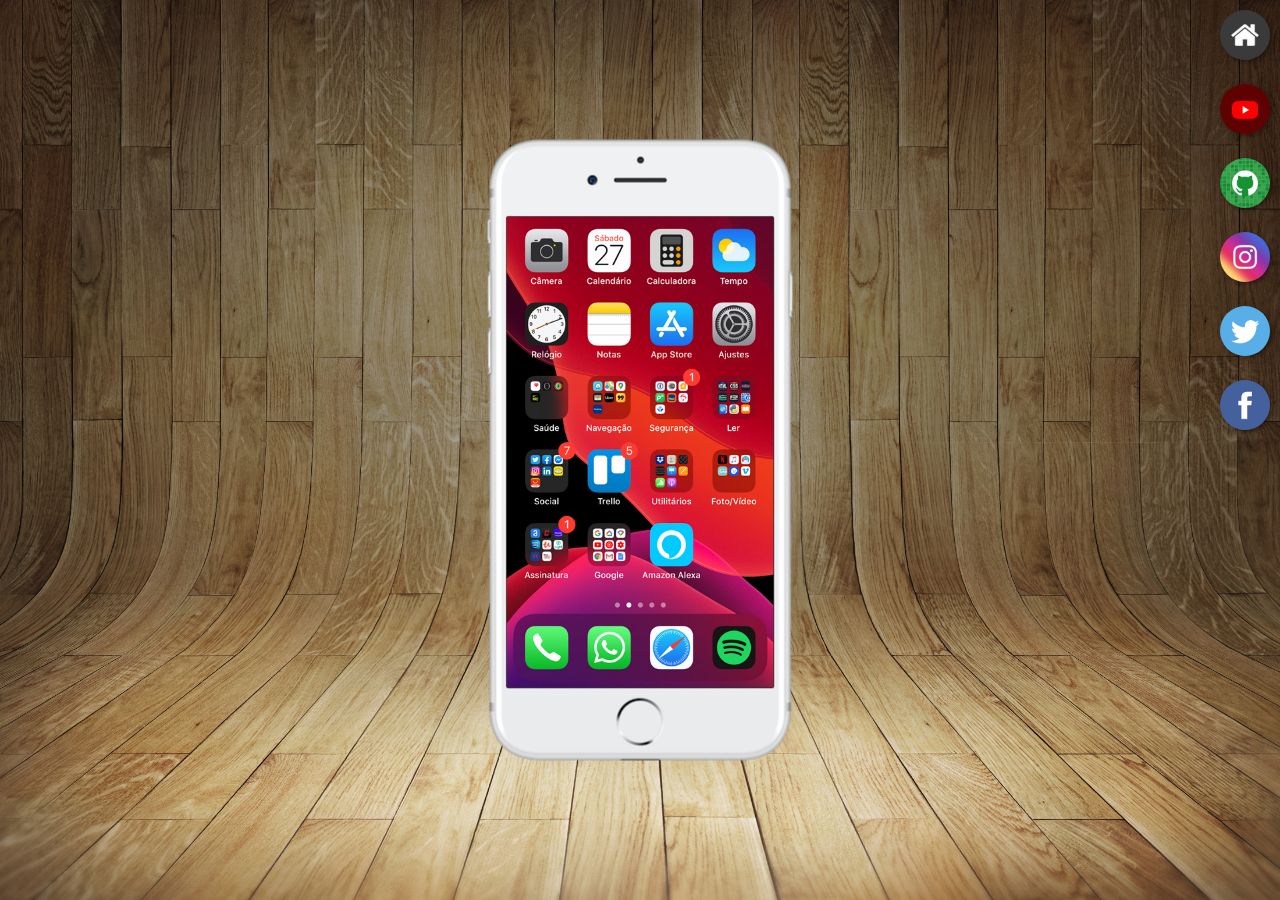
<file: index.html>
<!DOCTYPE html>
<html lang="pt-br">
<head>
    <meta charset="UTF-8">
    <meta name="viewport" content="width=device-width, initial-scale=1.0">
    <link rel="shortcut icon" href="favicon.ico" type="image/x-icon">
    <link rel="stylesheet" href="estilos/style.css">
    <title>Projeto Redes Sociais</title>
</head>
<body>
    <main>
        <section id="telefone">
            <iframe src="home.html" name="tela" id="tela" frameborder="0"></iframe>
                <!--Seu navegador não é compatível com isso.-->
        </section>
        <section id="redes-sociais">
            <a href="home.html" target="tela"><img src="imagens/logo-home.jpg" alt="home"></a><br>
            <a href="youtube.html" target="tela"><img src="imagens/logo-youtube.jpg" alt="YouTube"></a><br>
            <a href="github.html" target="tela"><img src="imagens/logo-github.jpg" alt="GitHub"></a><br>
            <a href="instagram.html" target="tela"><img src="imagens/logo-instagram.jpg" alt="Instagram"></a><br>
            <a href="twitter.html" target="tela"><img src="imagens/logo-twitter.jpg" alt="Twitter"></a><br>
            <a href="facebook.html" target="tela"><img src="imagens/logo-facebook.jpg" alt="Facebook"></a>
        </section>
    </main>
</body>
</html>
</file>
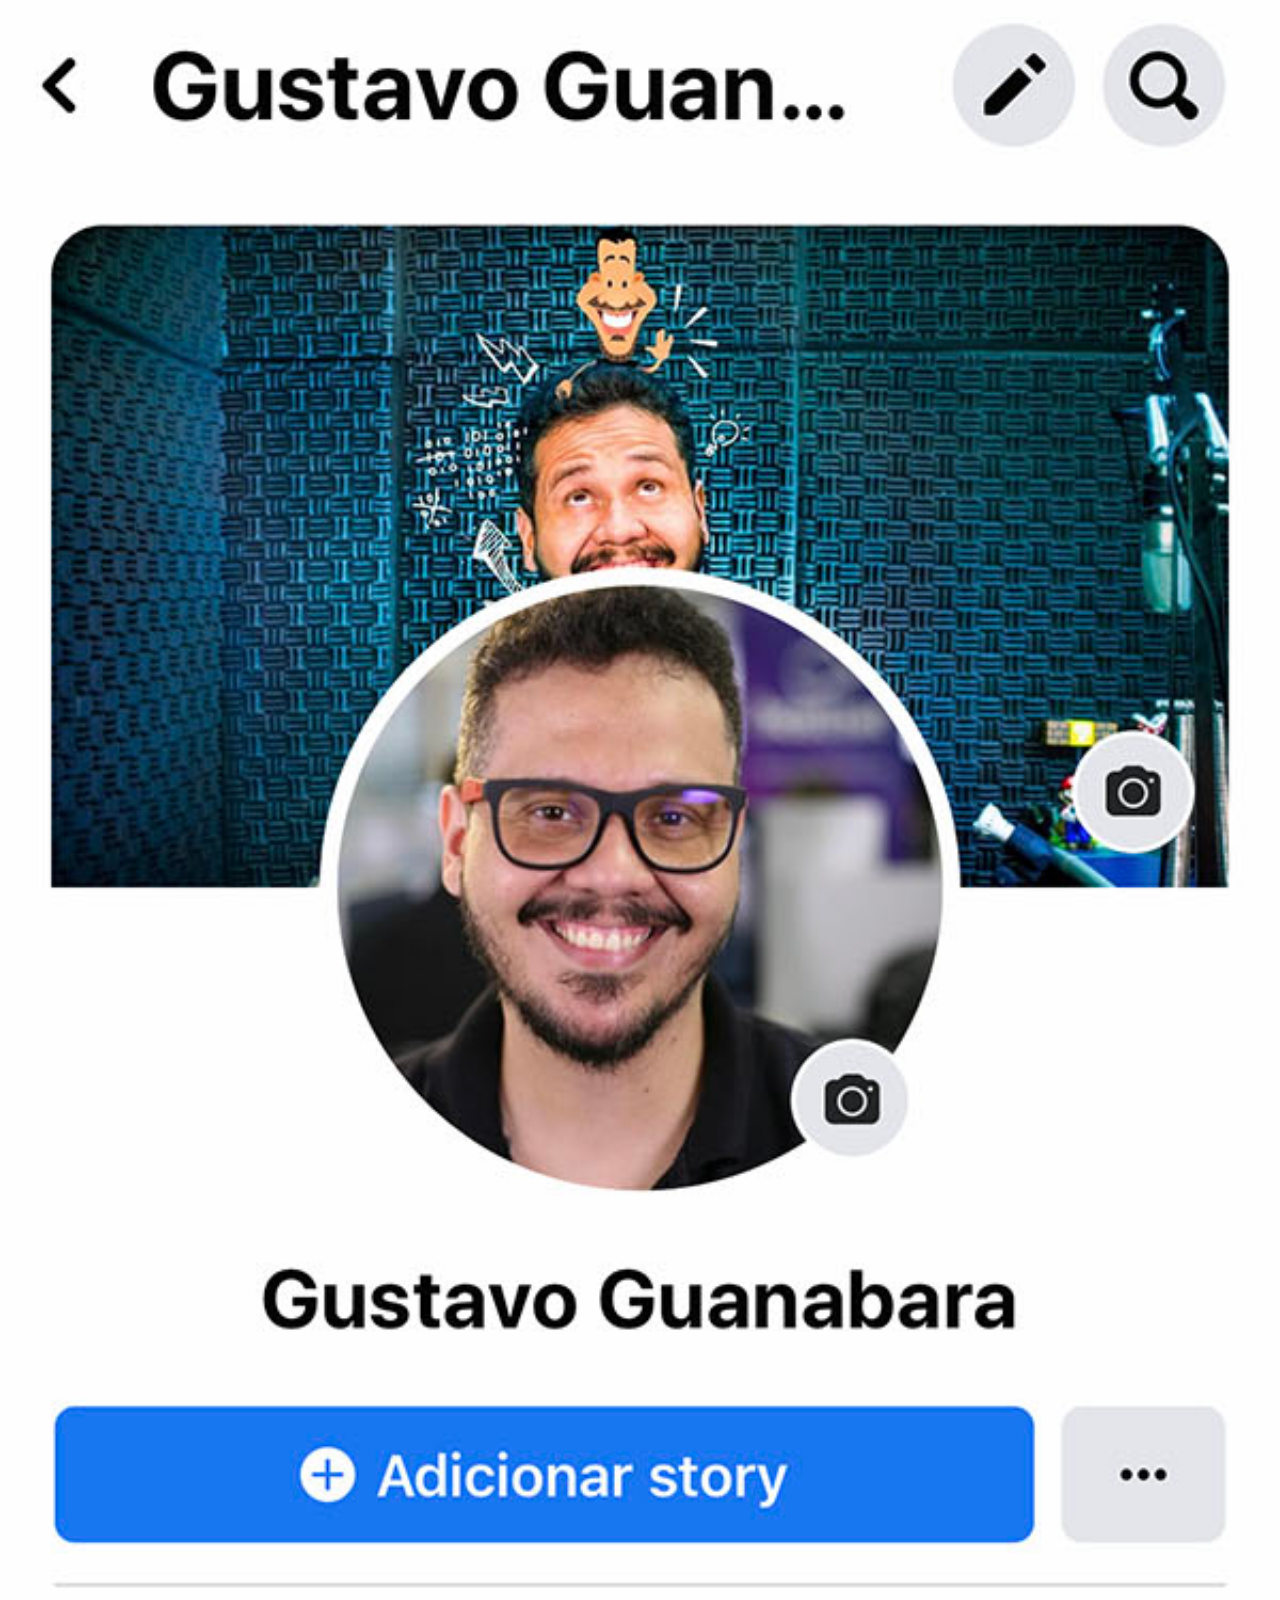
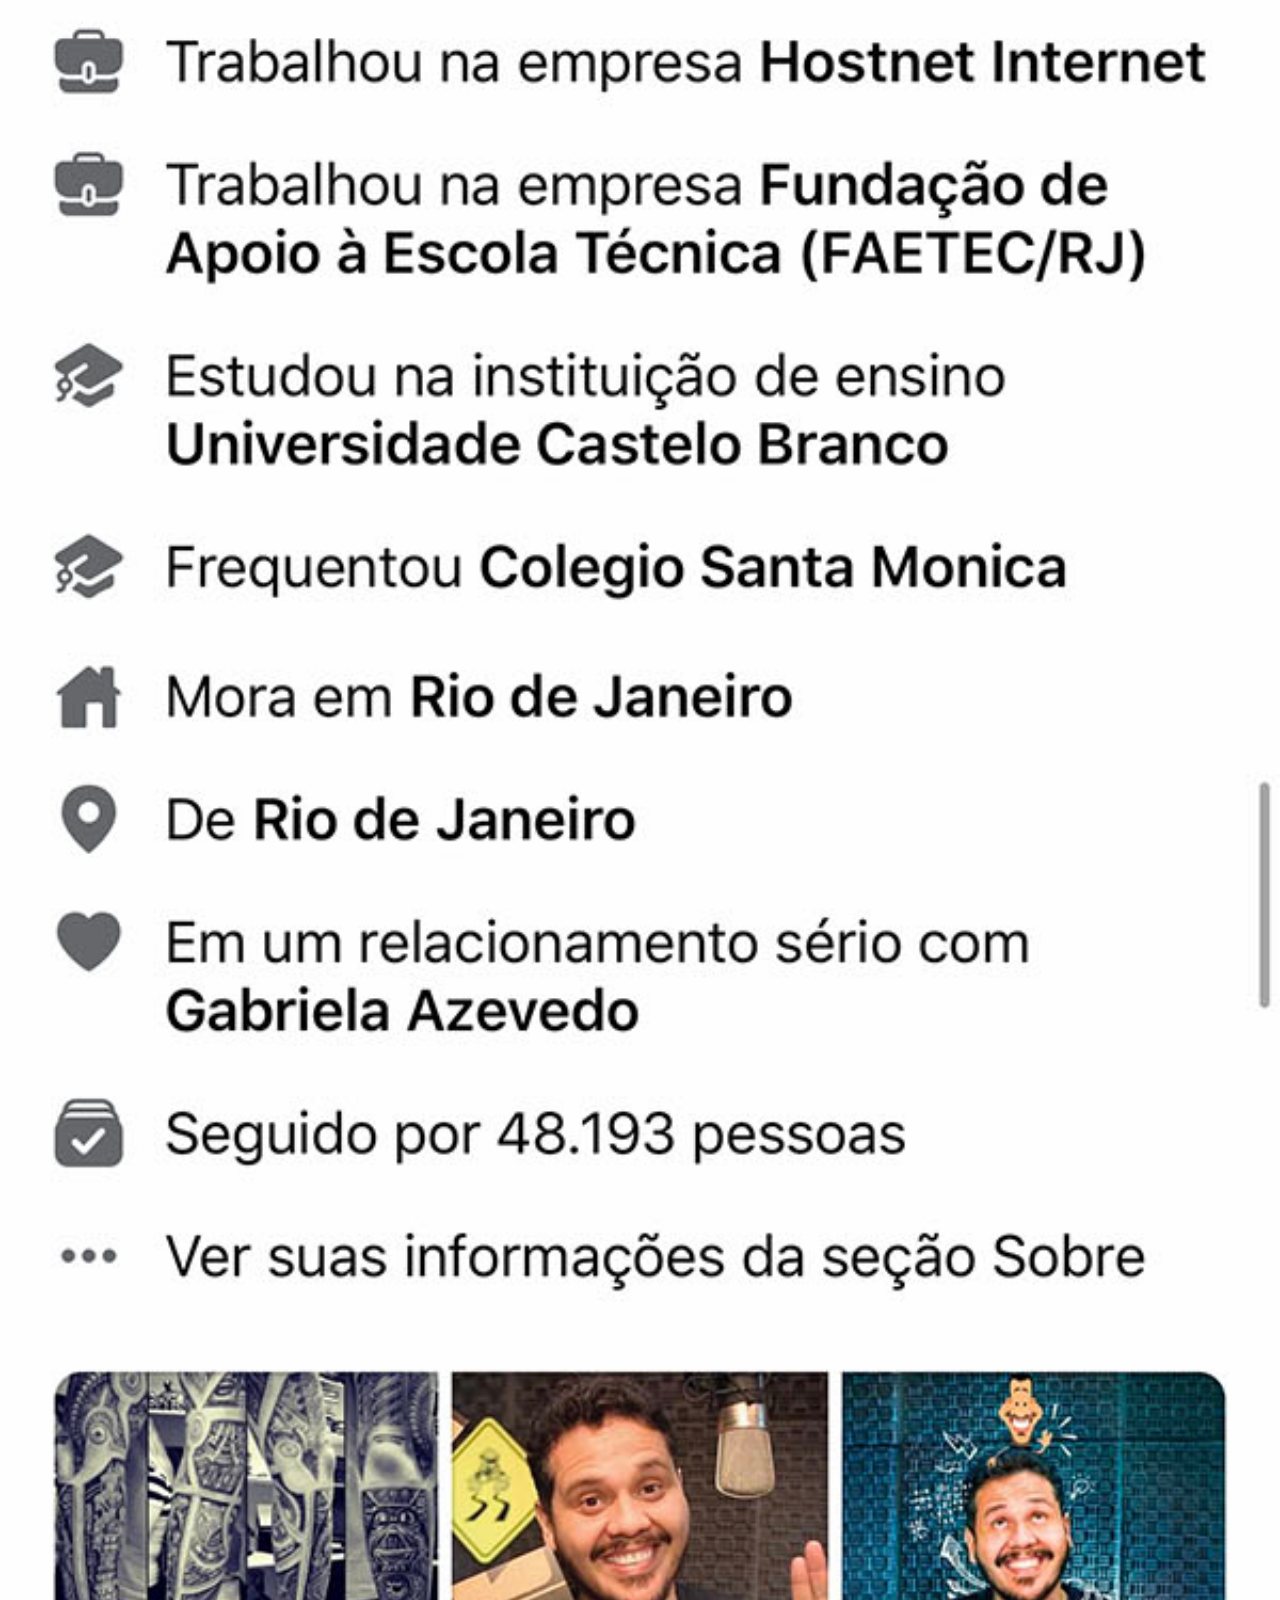
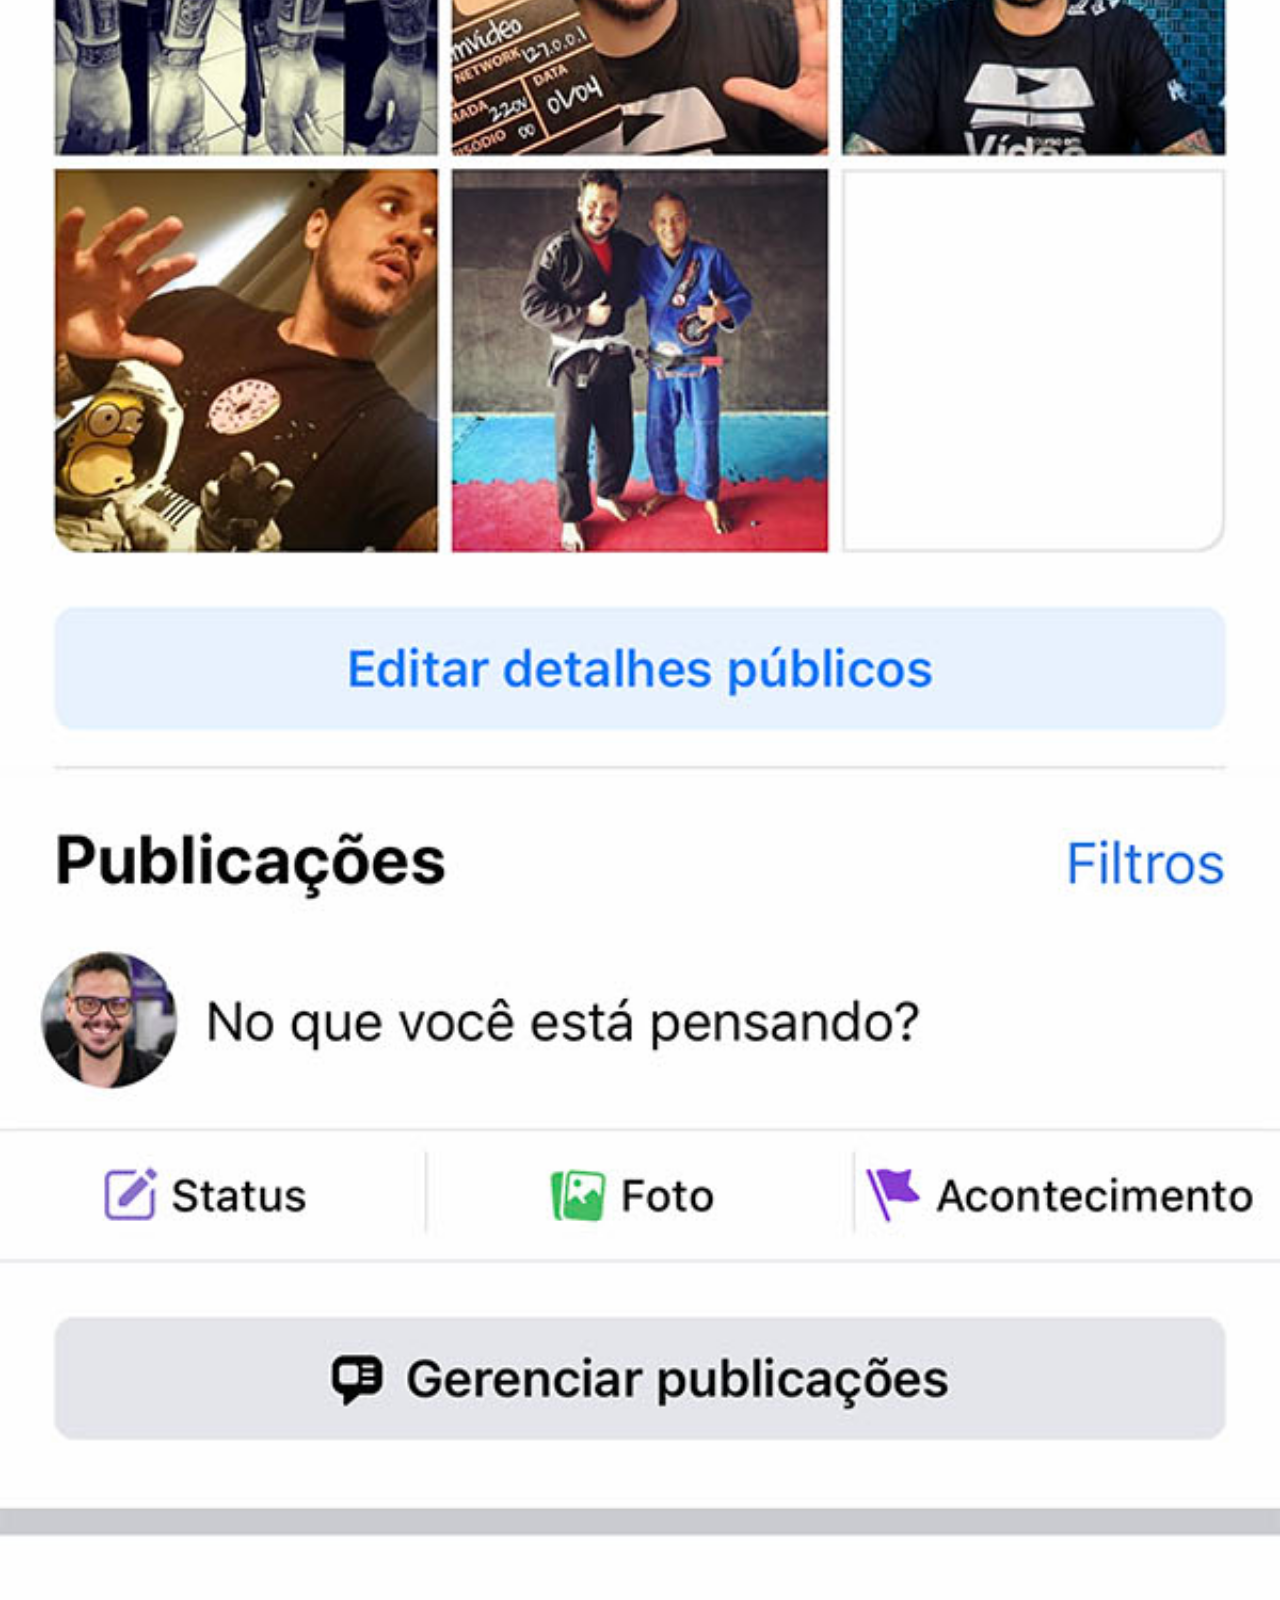
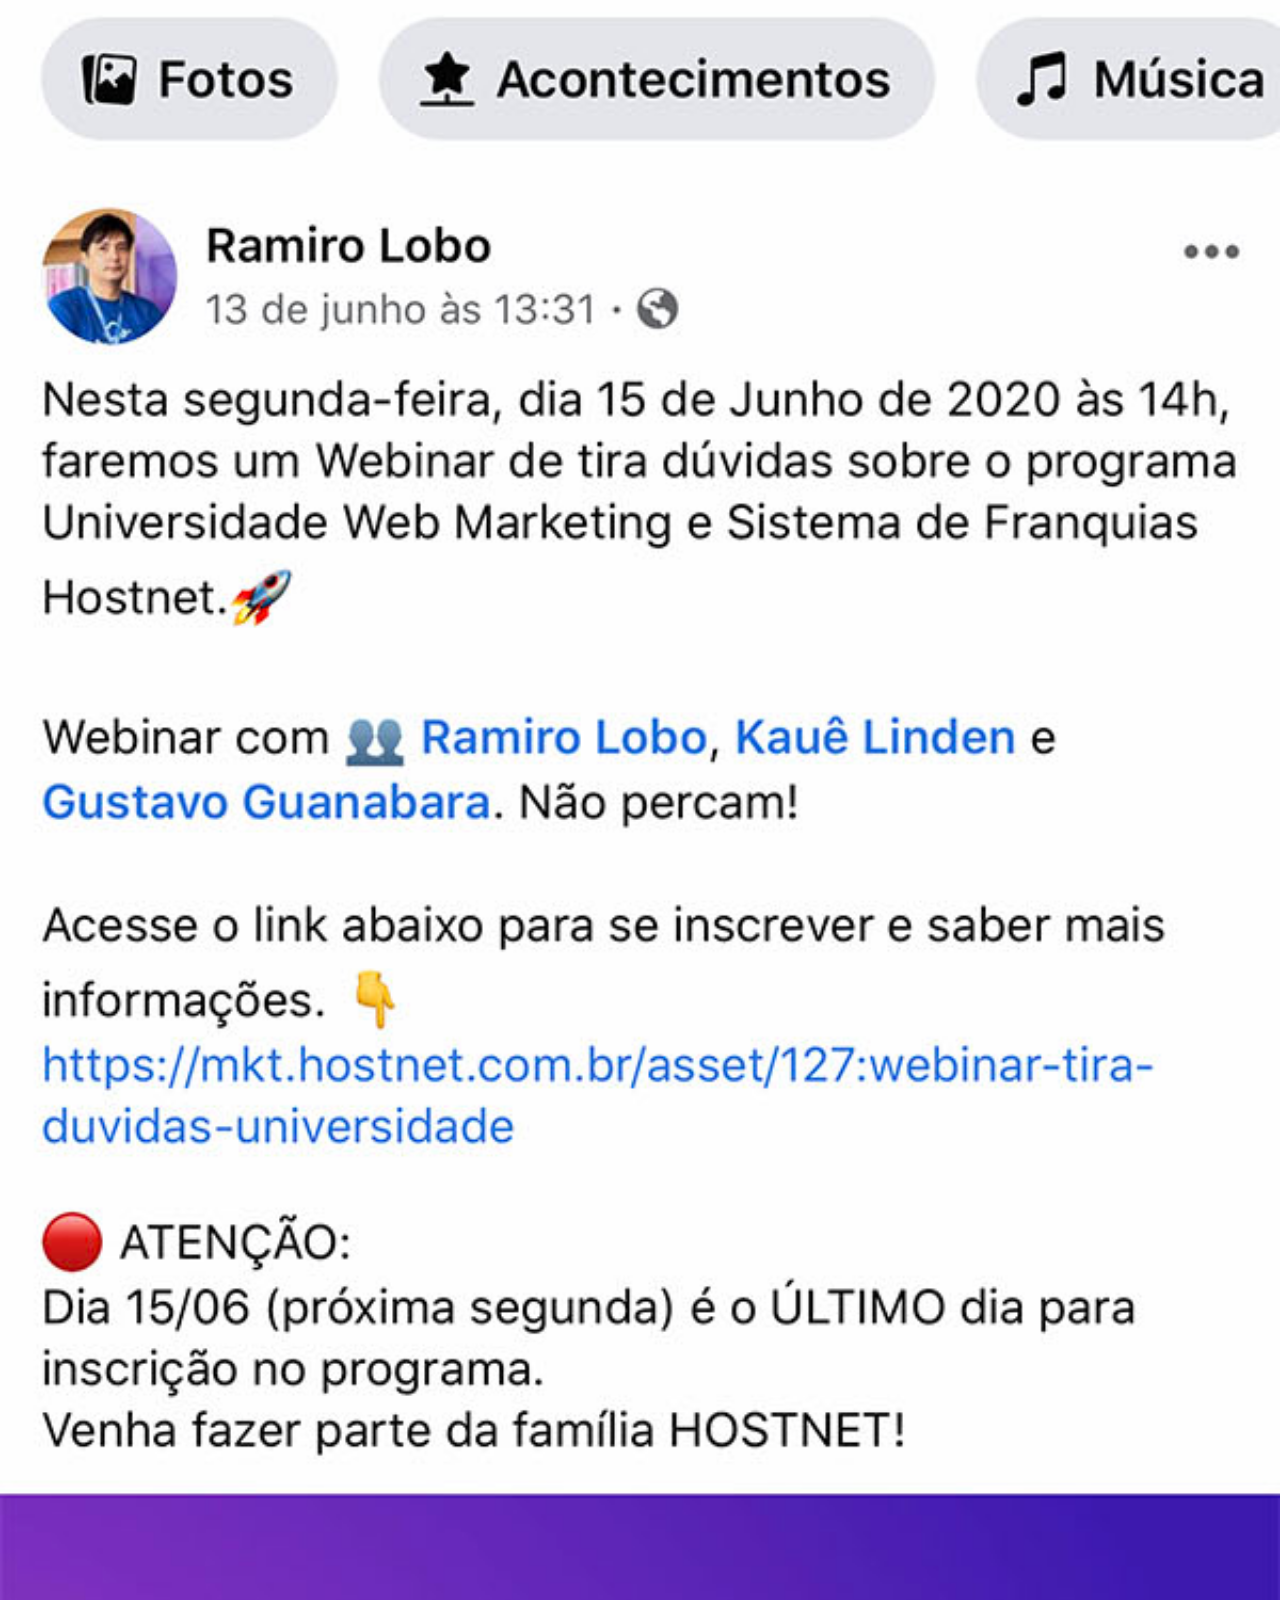
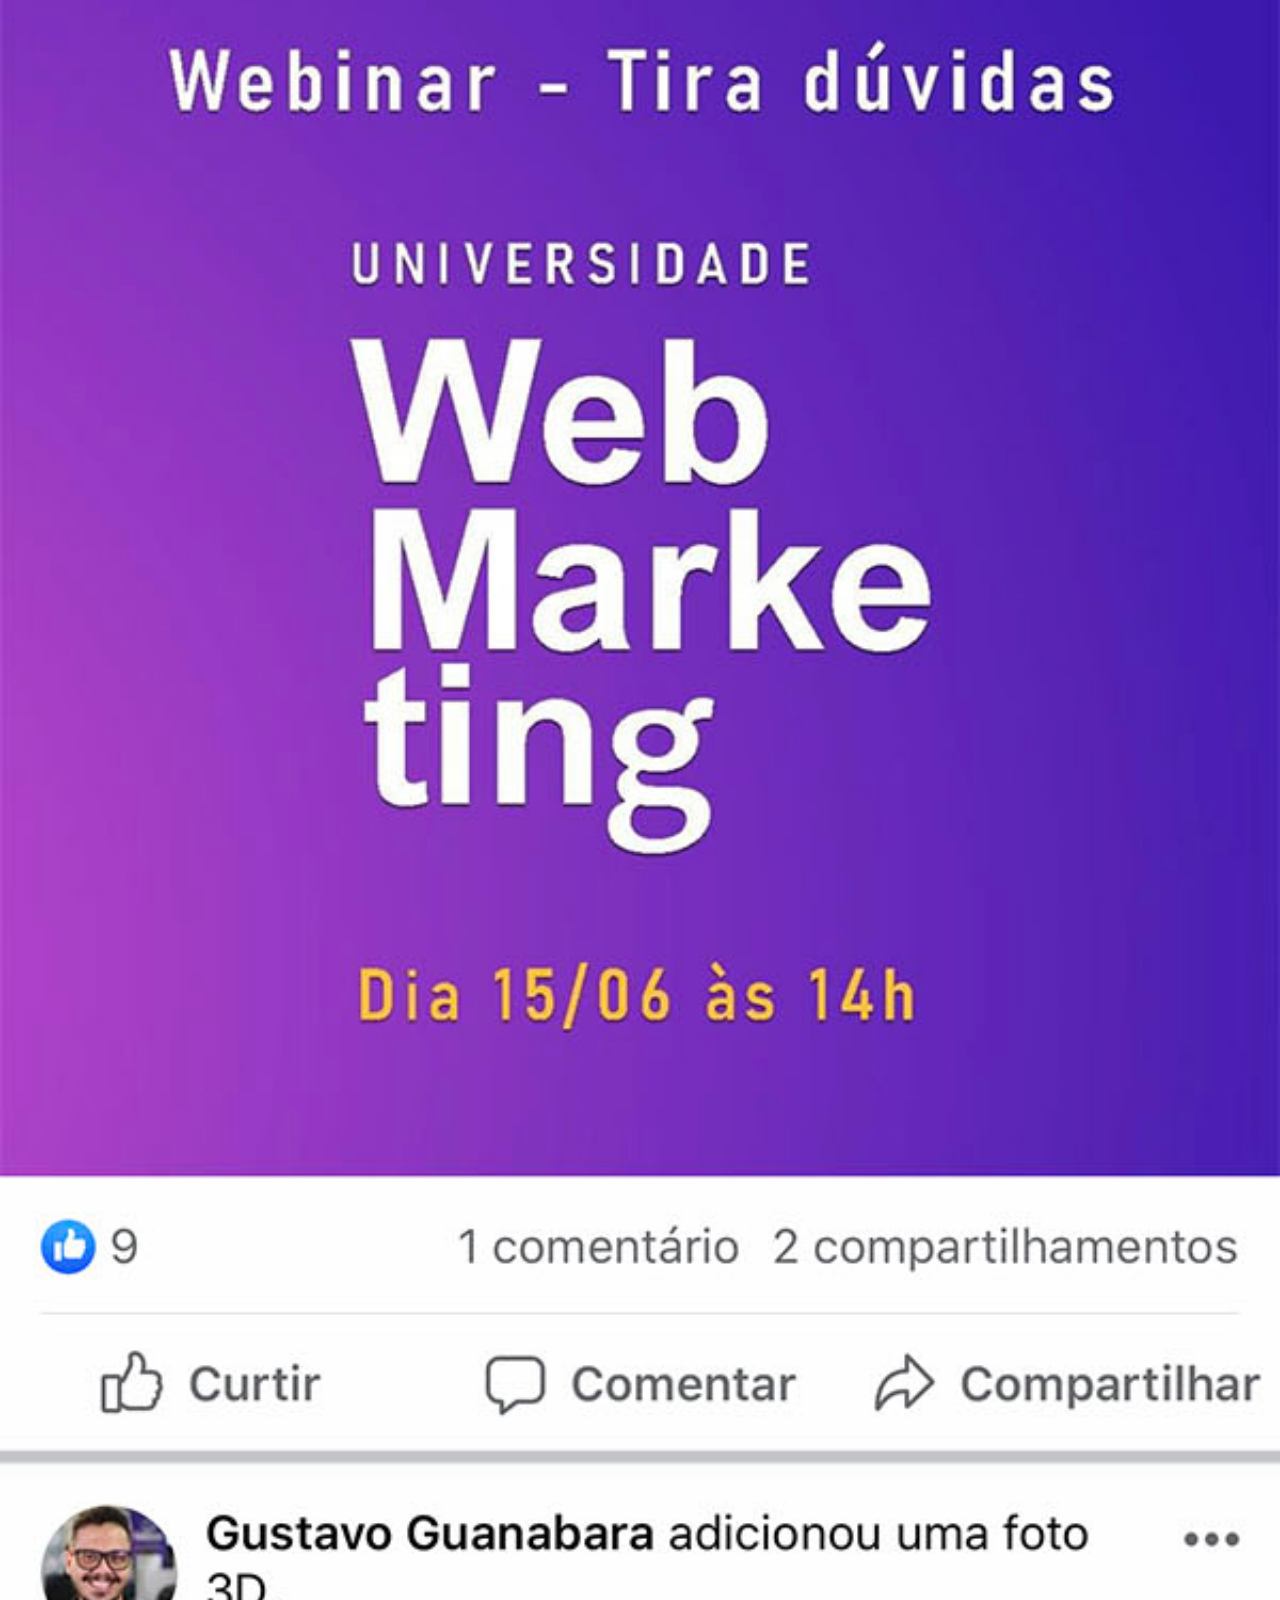
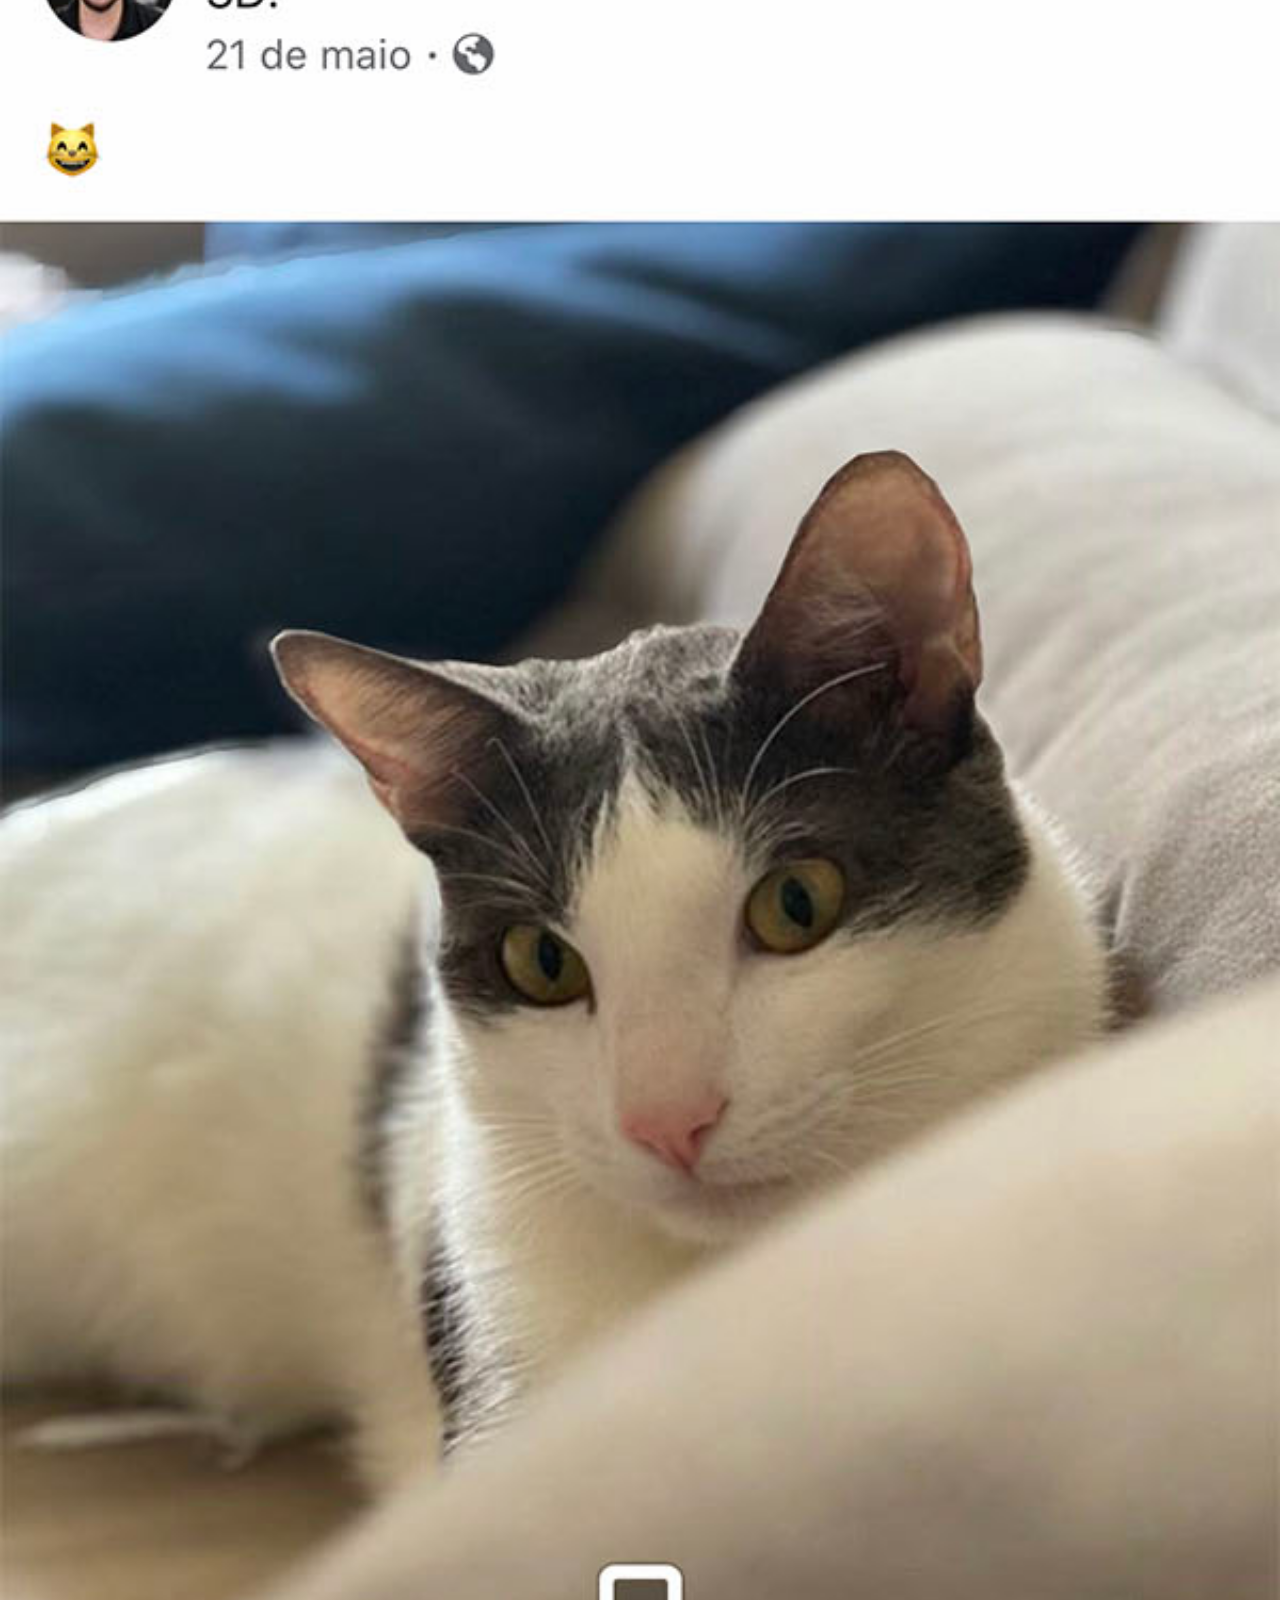
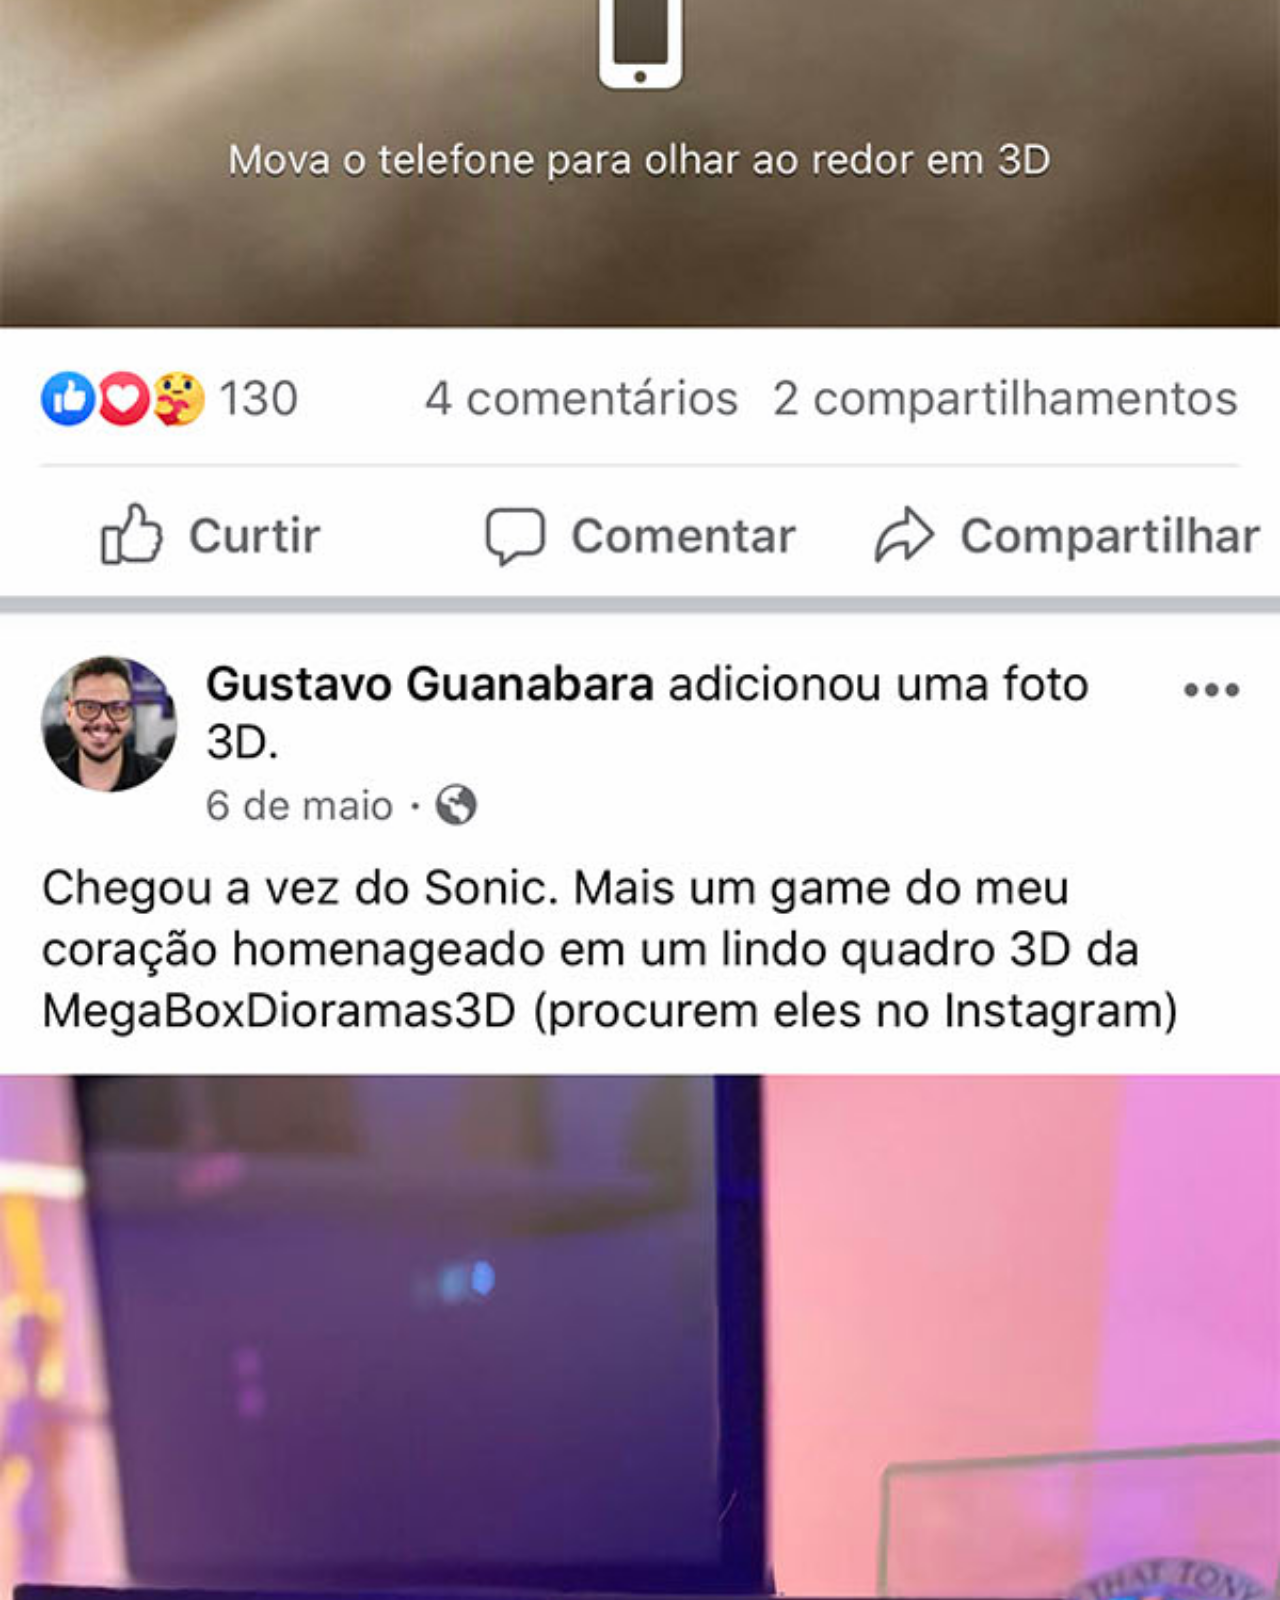
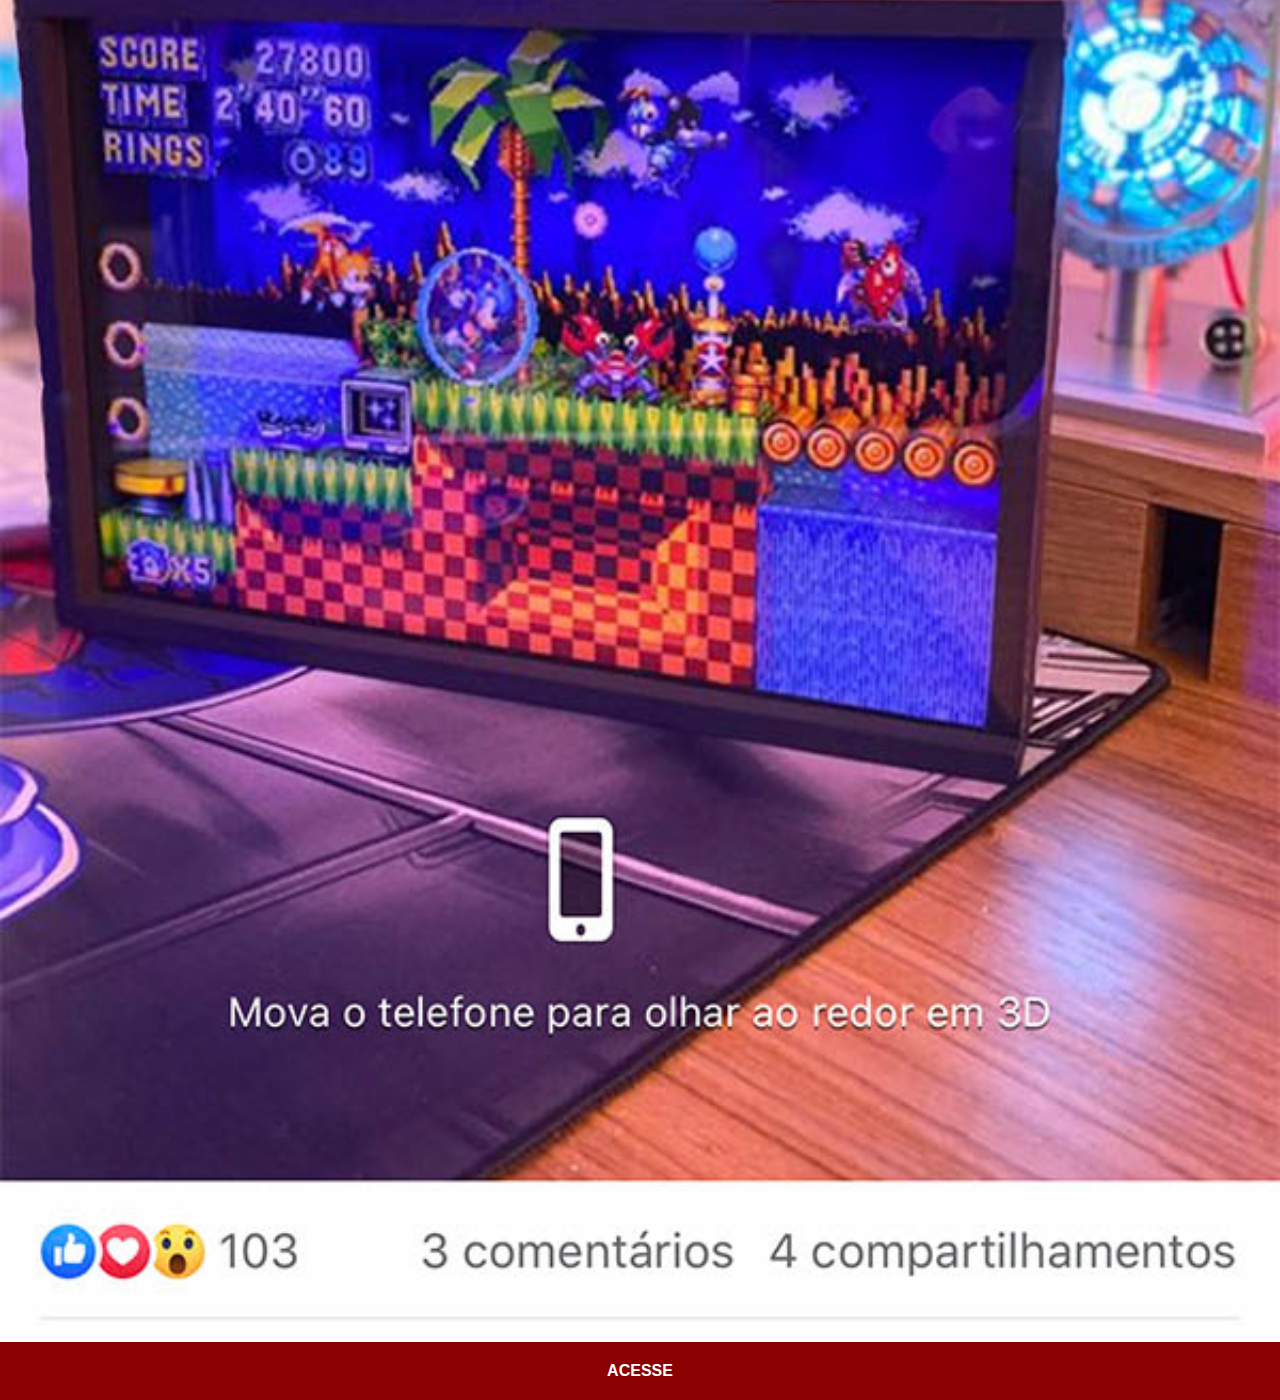
<file: facebook.html>
<!DOCTYPE html>
<html lang="pt-br">
<head>
    <meta charset="UTF-8">
    <meta name="viewport" content="width=device-width, initial-scale=1.0">
    <title>Facebook</title>
    <link rel="stylesheet" href="estilos/social.css">
</head>
<body>
    <img src="imagens/tela-facebook.jpg" alt="Facebook">
    <a href="https://facebook.com/gustavoguanabara" target="_blank">ACESSE</a>
</body>
</html>
</file>
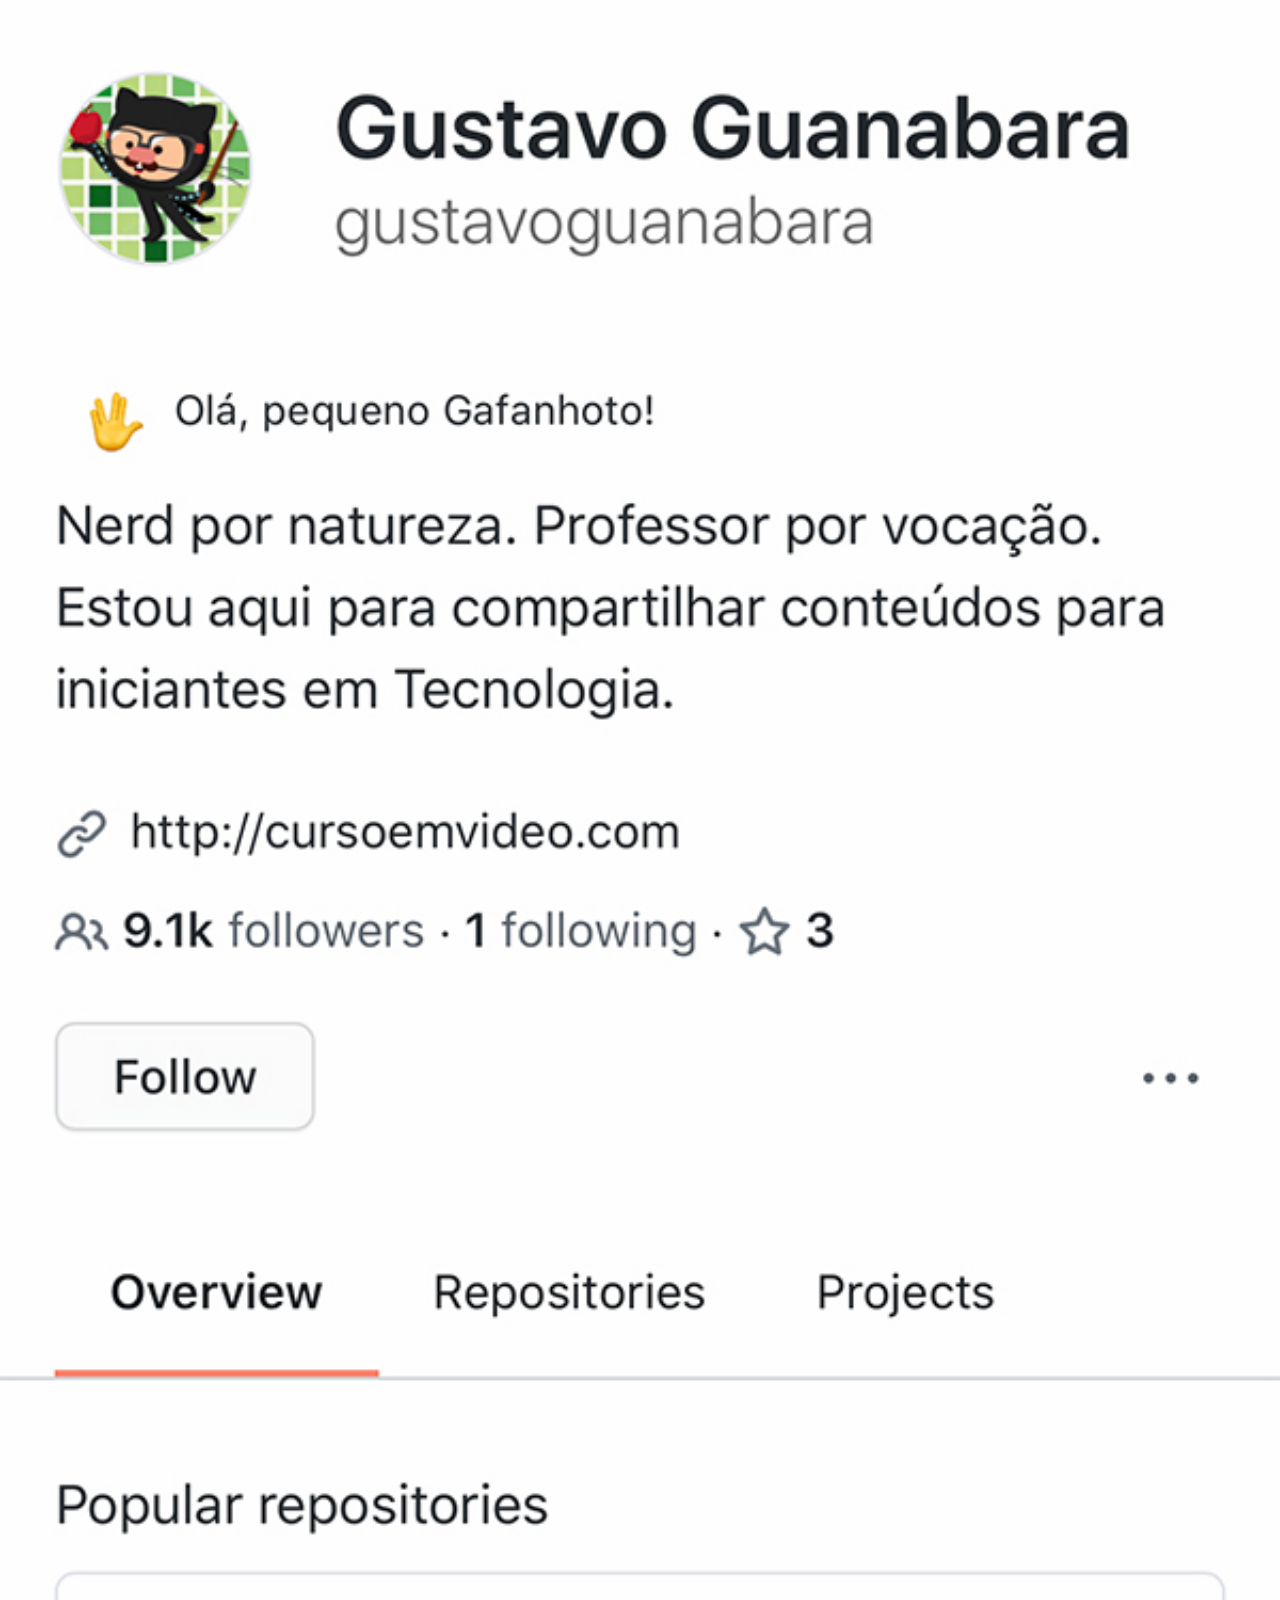
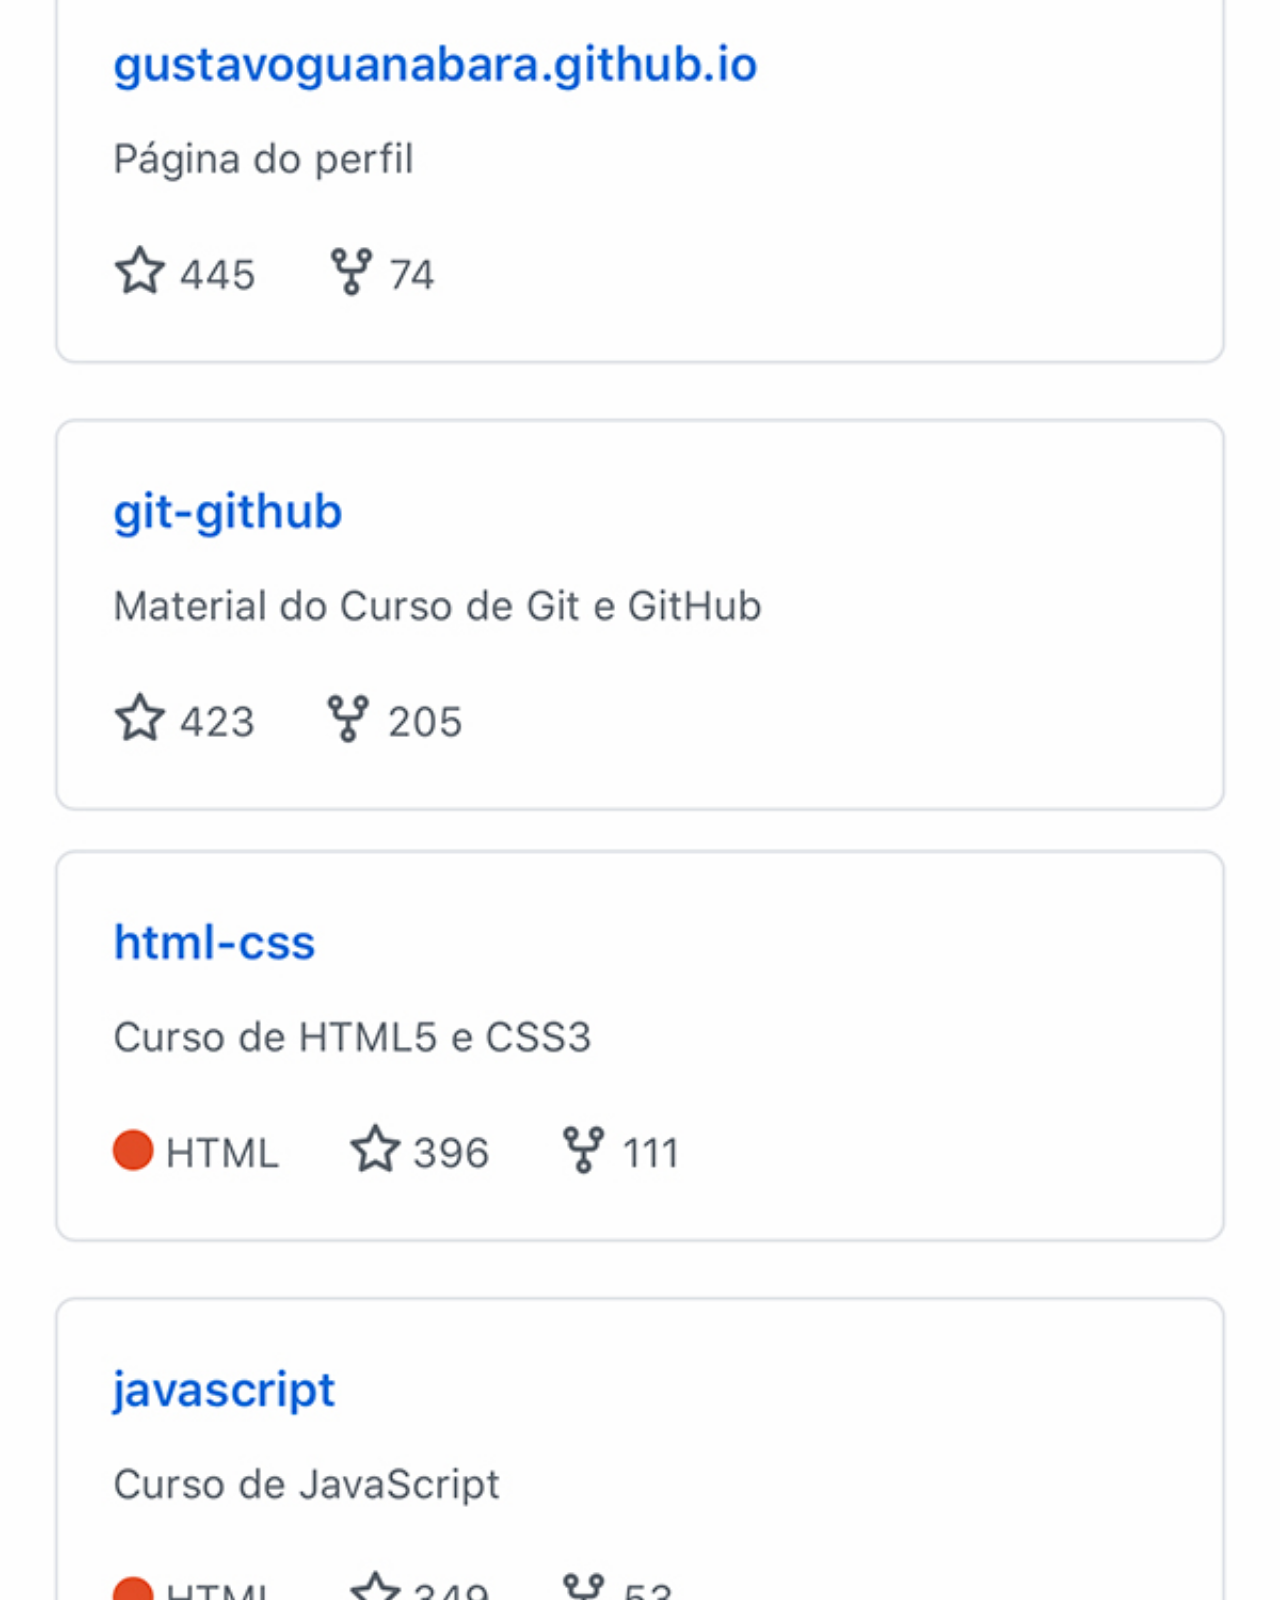
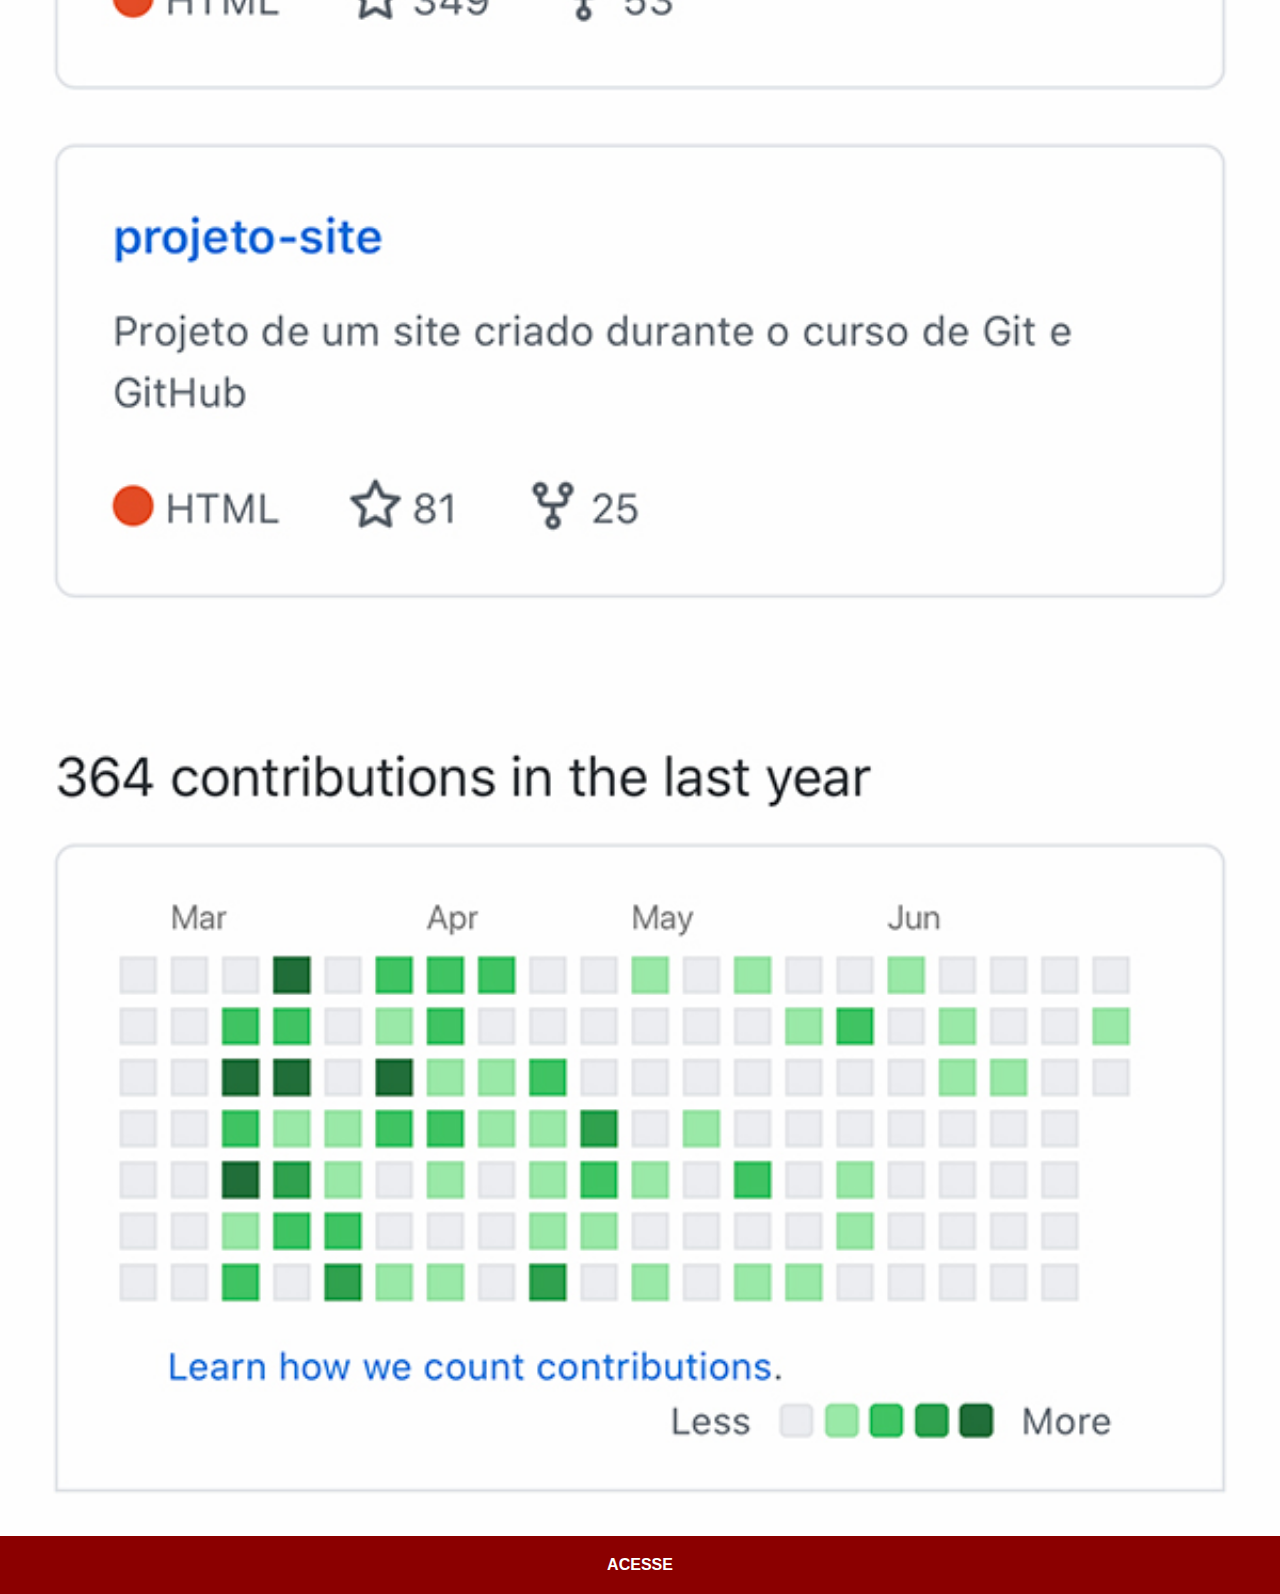
<file: github.html>
<!DOCTYPE html>
<html lang="pt-br">
<head>
    <meta charset="UTF-8">
    <meta name="viewport" content="width=device-width, initial-scale=1.0">
    <title>GitHub</title>
    <link rel="stylesheet" href="estilos/social.css">
</head>
<body>
    <img src="imagens/tela-github.jpg" alt="GitHub">
    <a href="https://github.com/gustavoguanabara/" target="_blank">ACESSE</a>
</body>
</html>
</file>
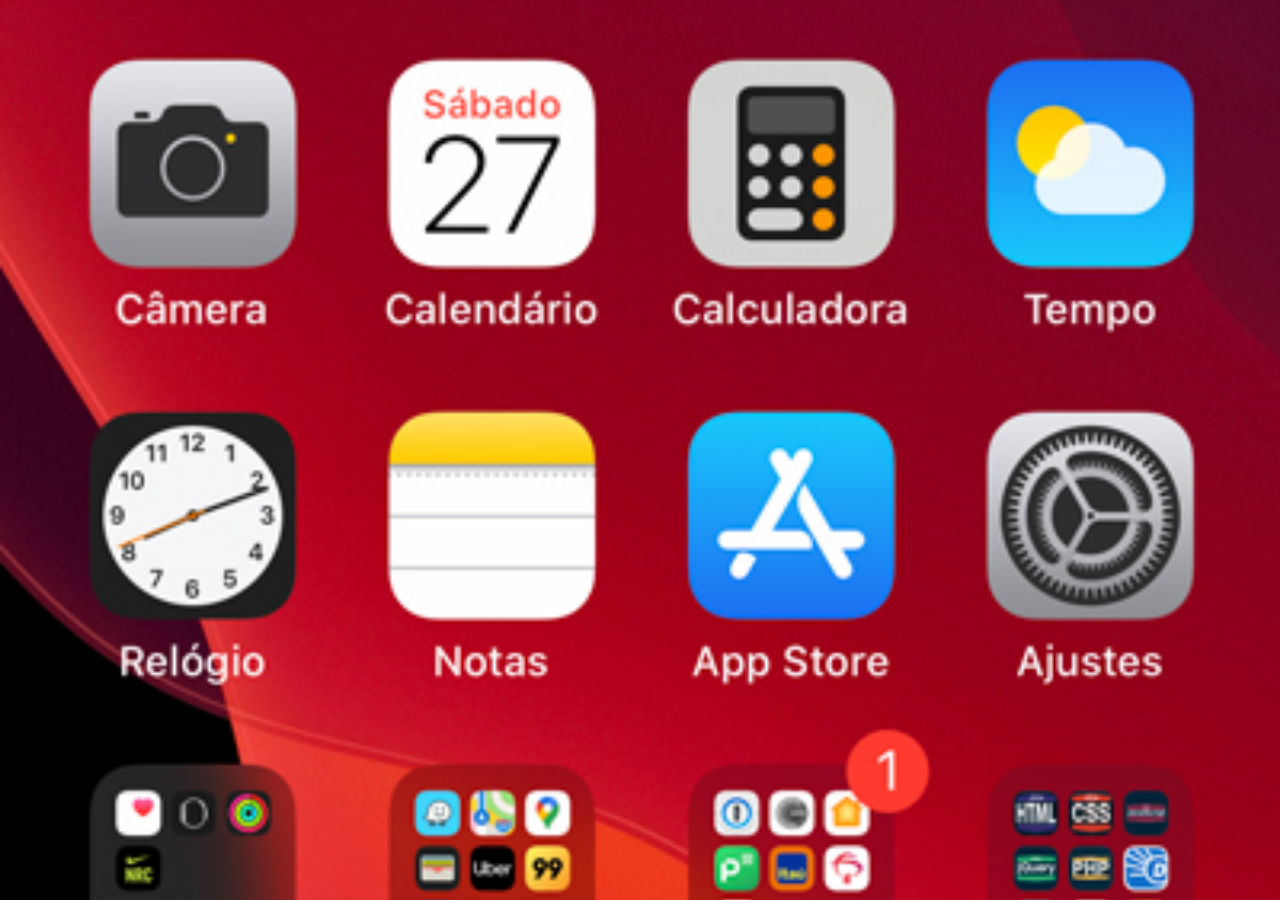
<file: home.html>
<!DOCTYPE html>
<html lang="pt-br">
<head>
    <meta charset="UTF-8">
    <meta name="viewport" content="width=device-width, initial-scale=1.0">
    <title>home</title>
</head>
<body>
    <style>
        * {
            margin: 0px;
            padding: 0px;
        }

        body {
            width: 100vw;
            height: 100vh;
            background: black url('imagens/tela-home.jpg') no-repeat top center;
            background-size: cover;
        }
    </style>
</body>
</html>
</file>
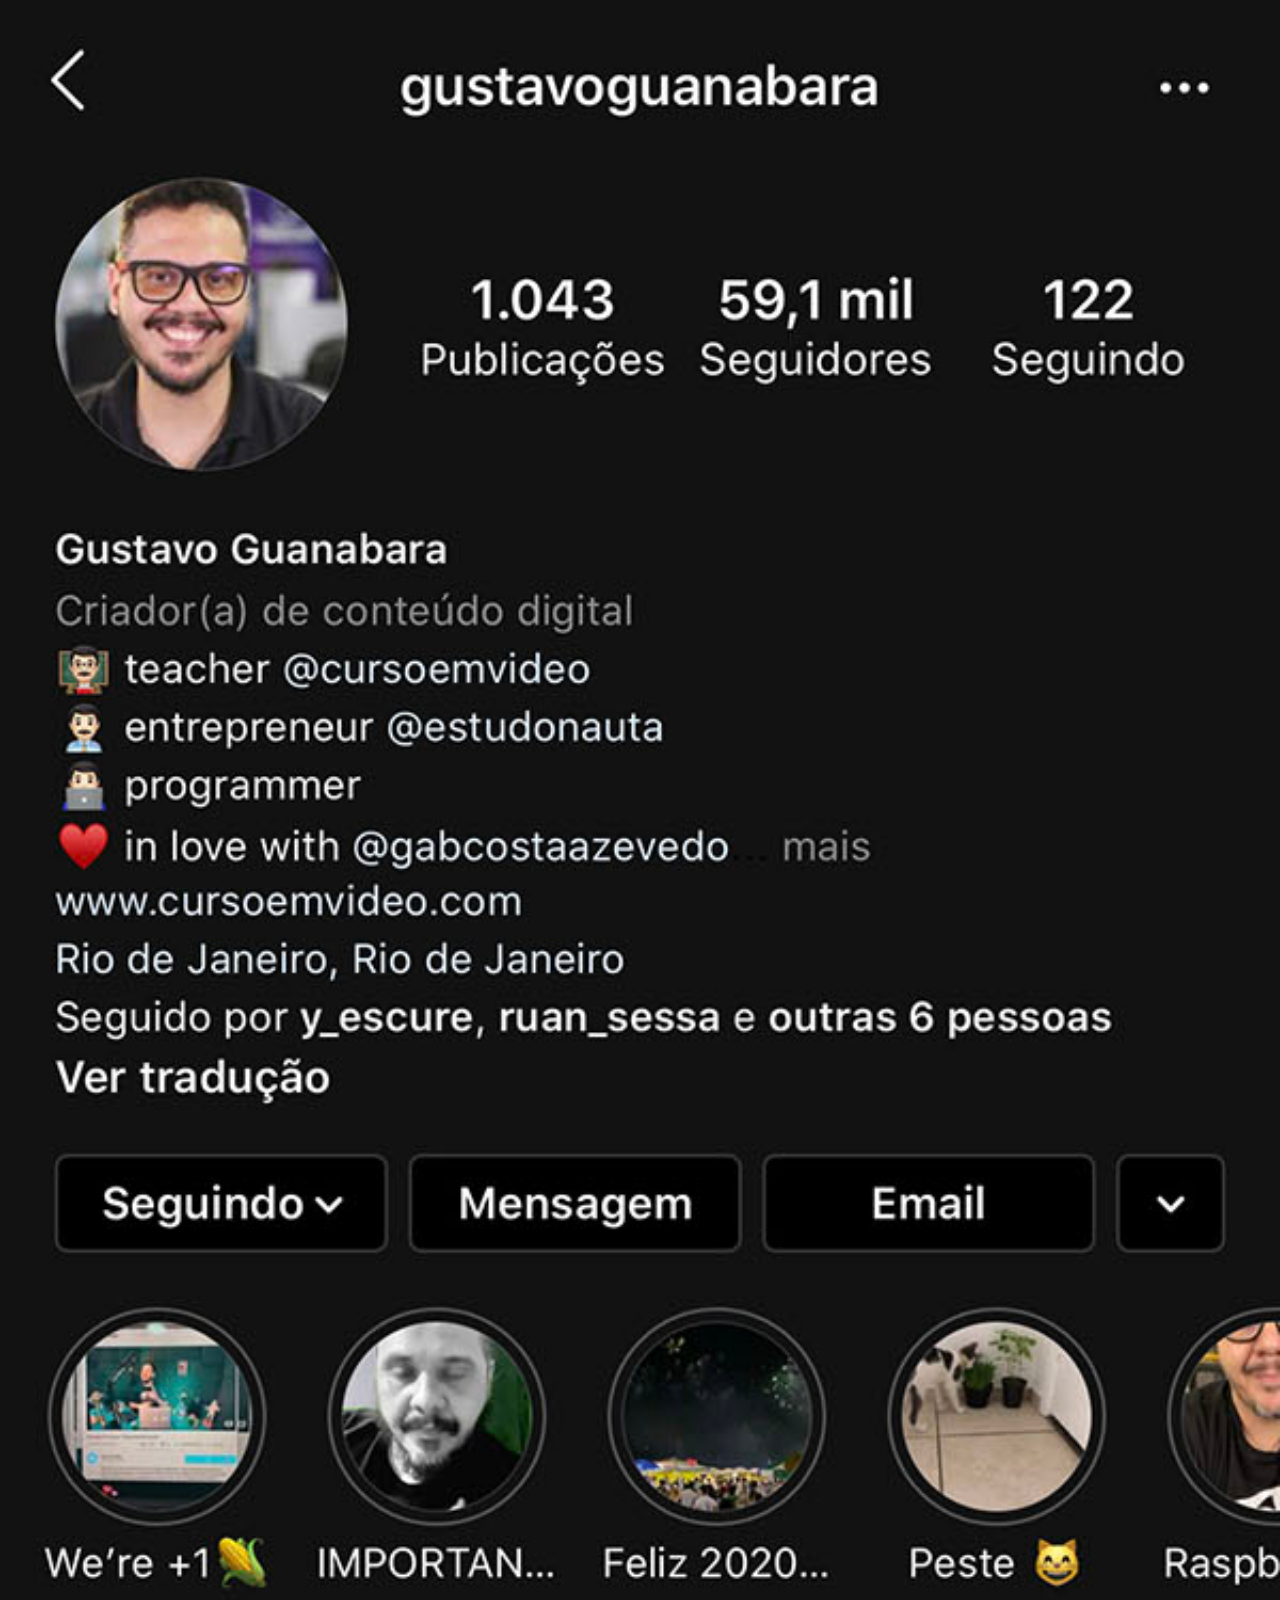
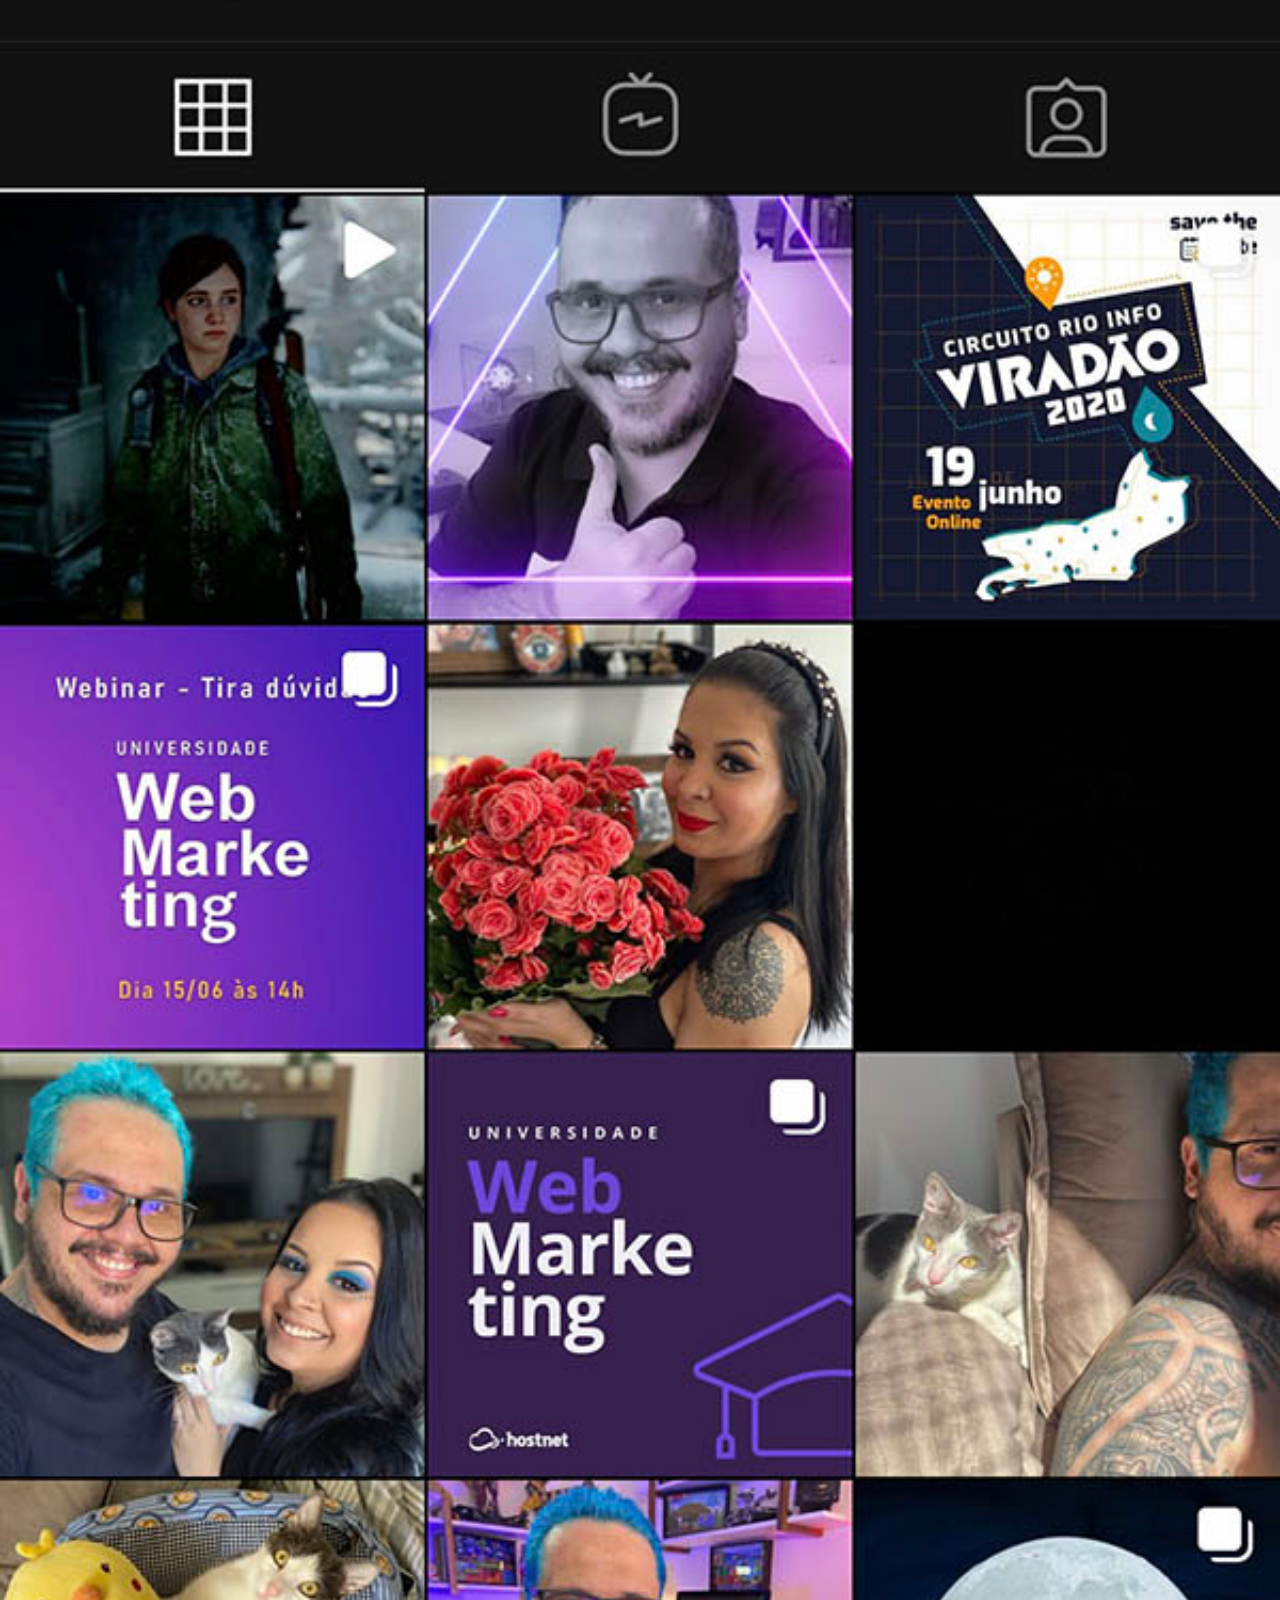
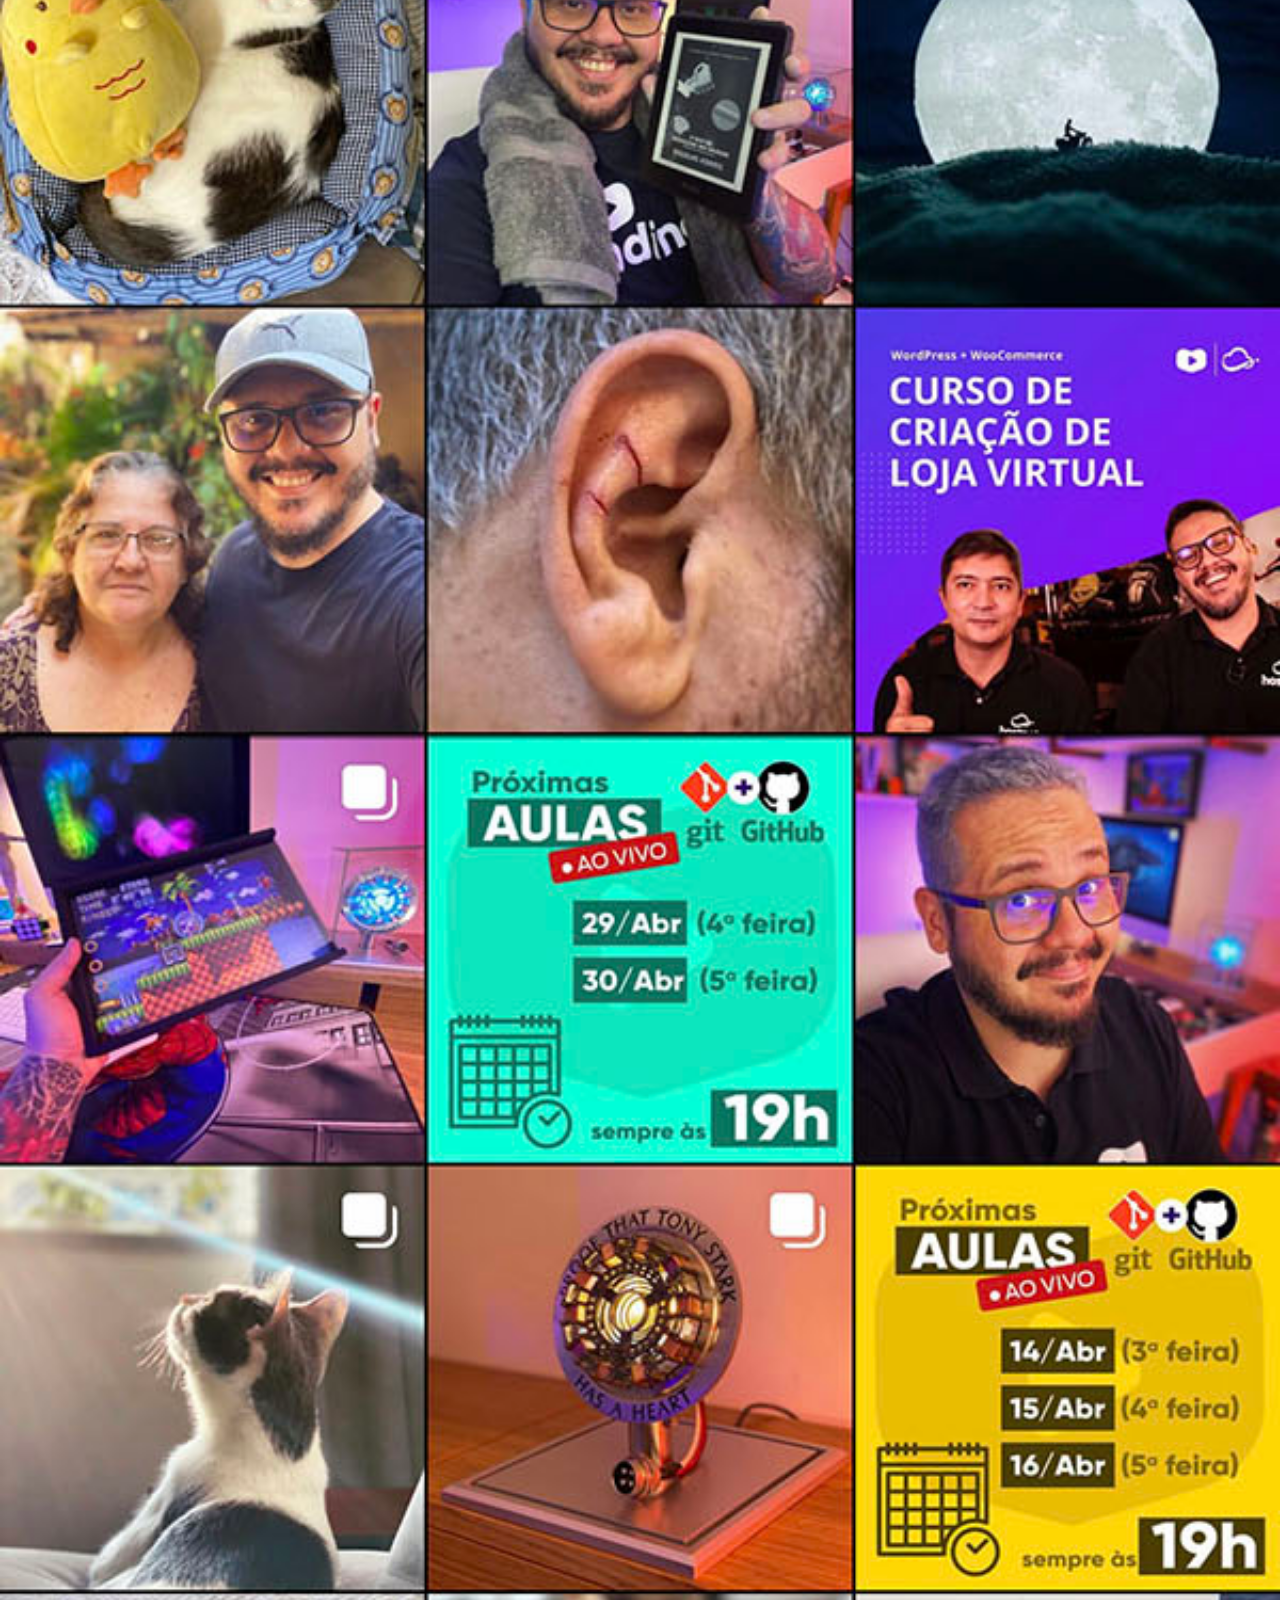
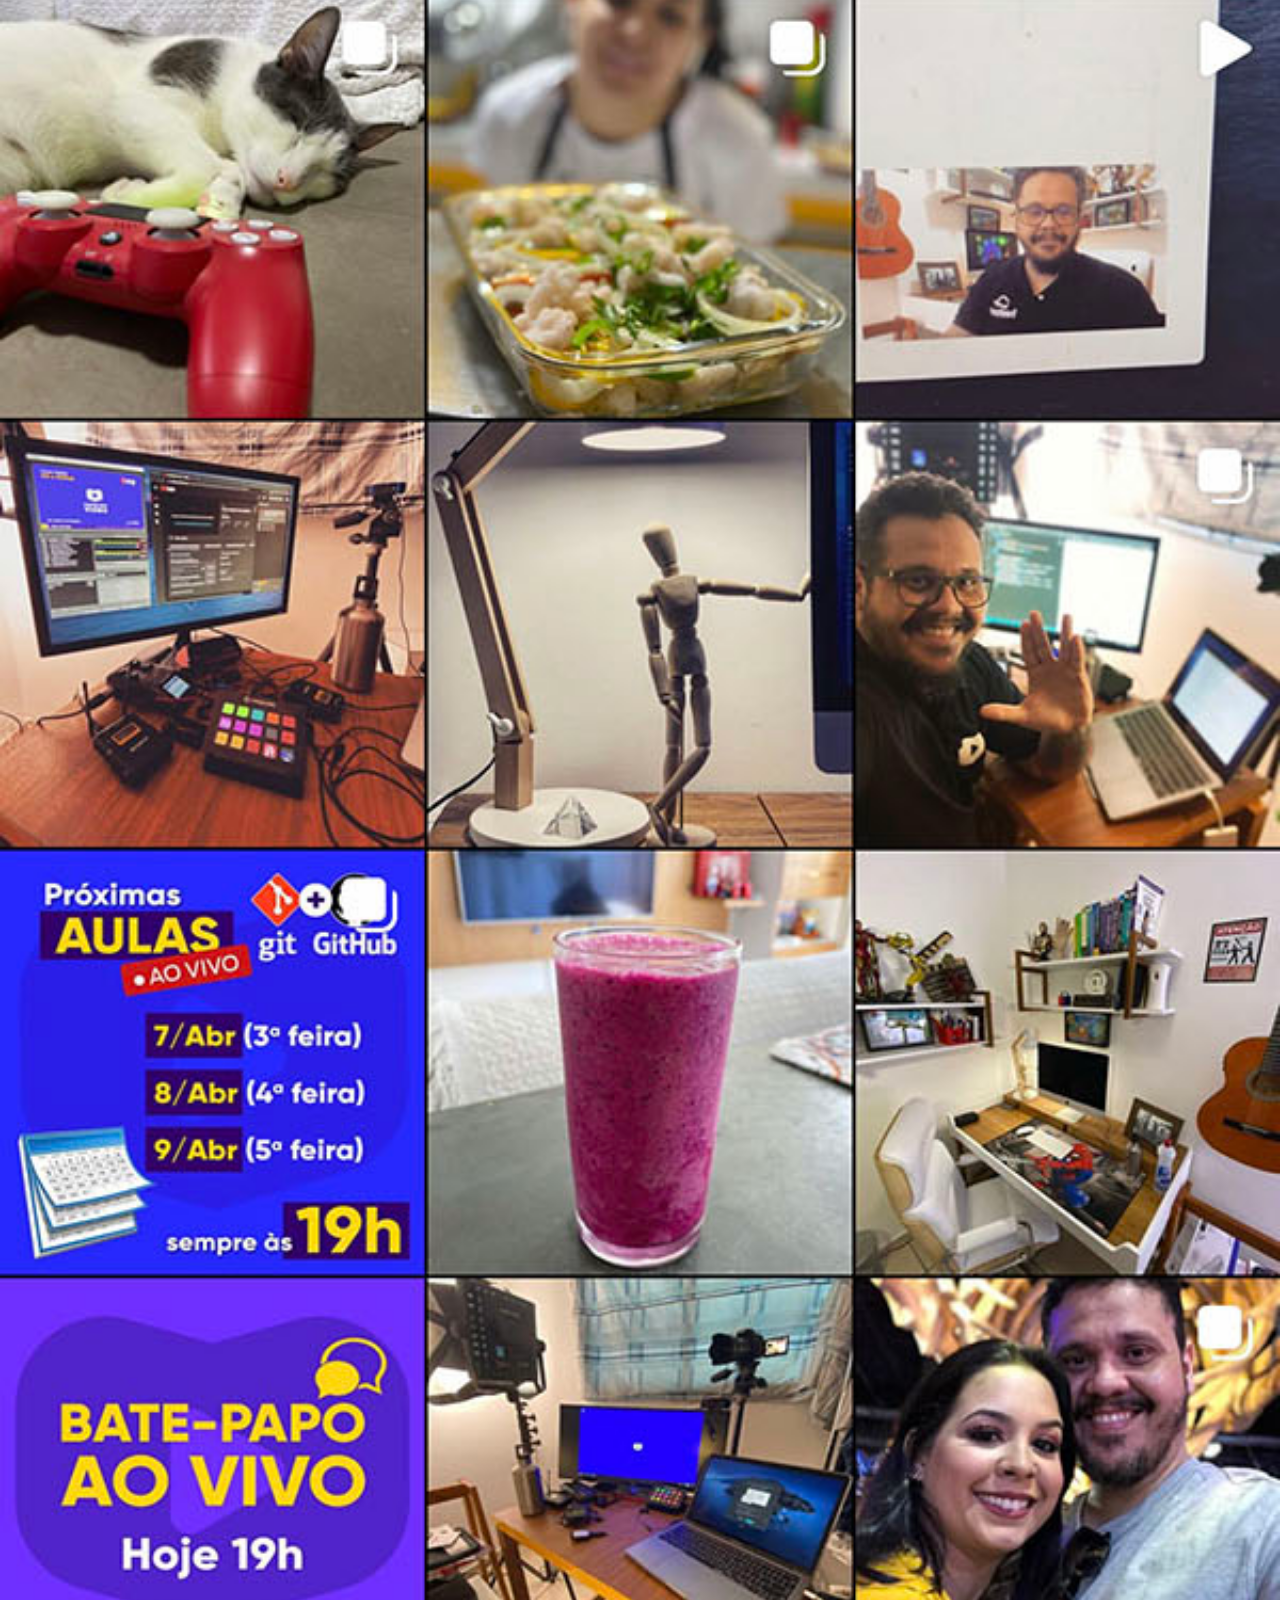
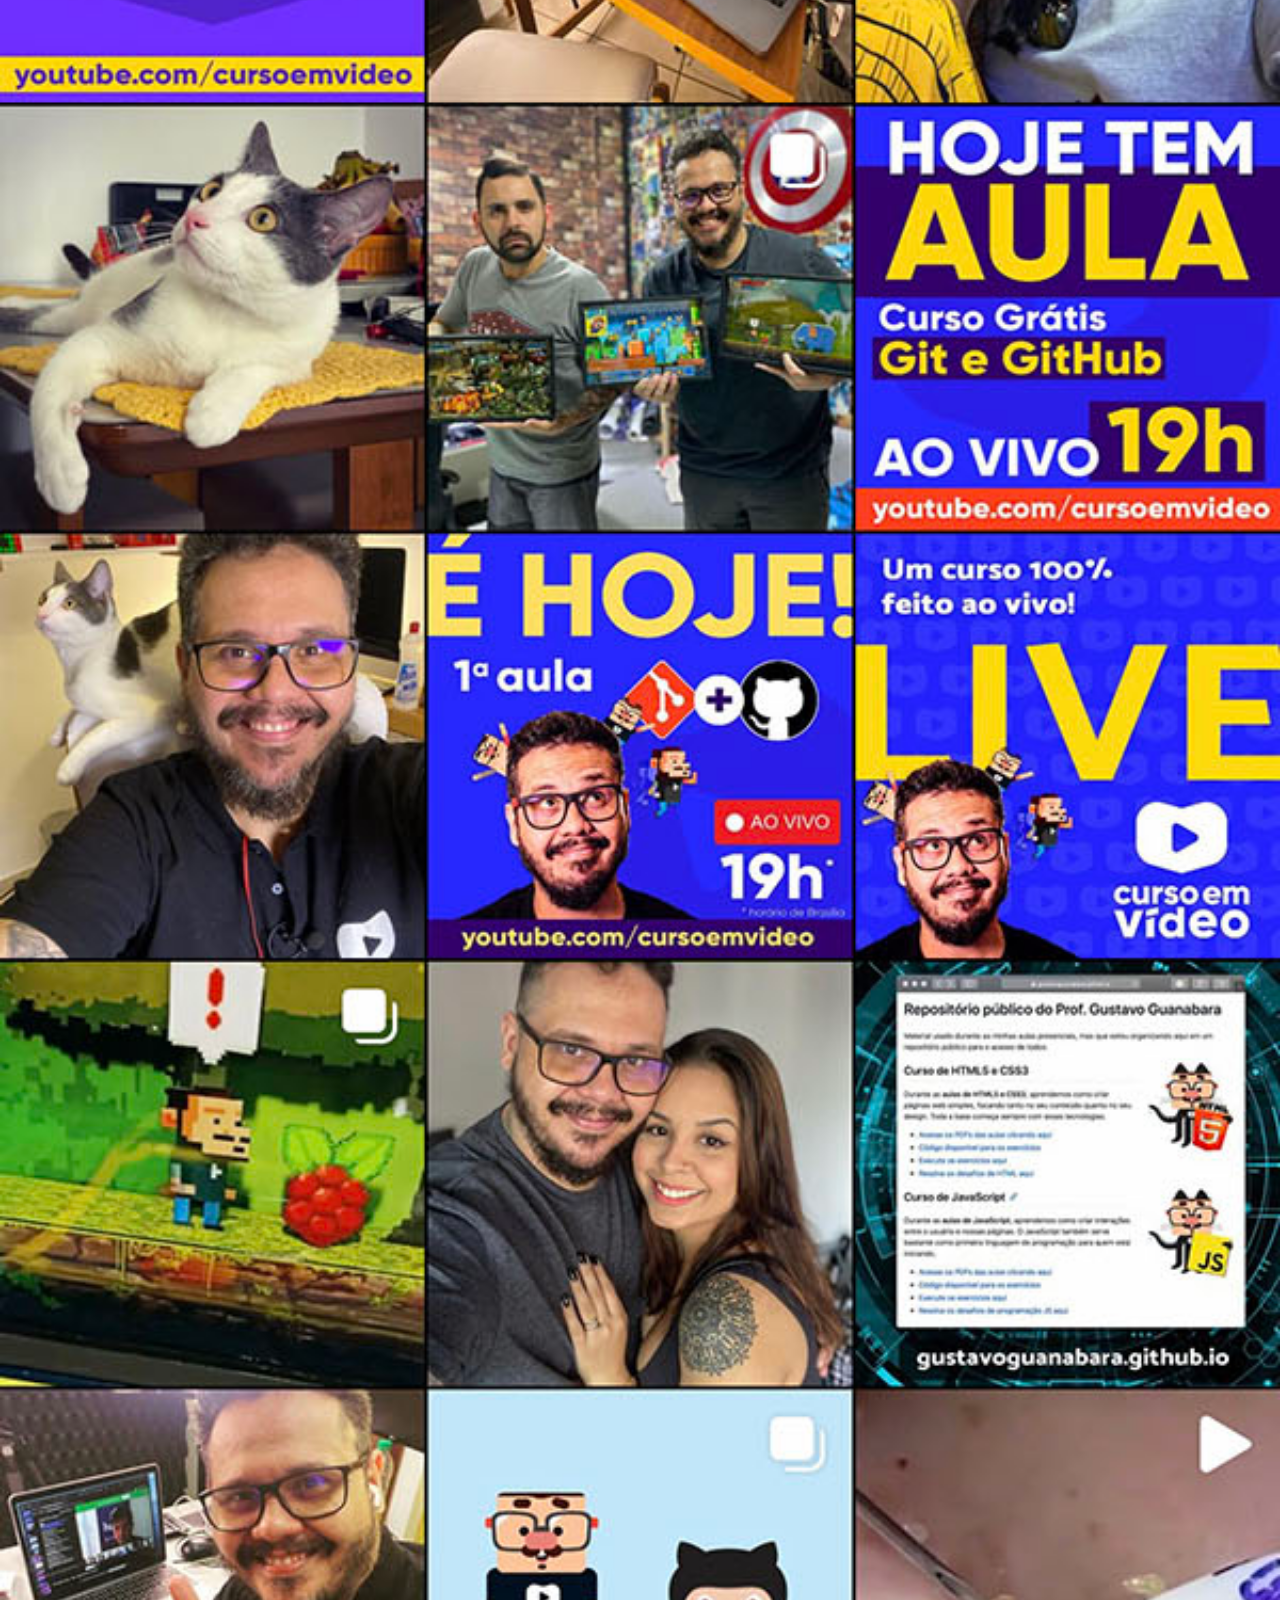
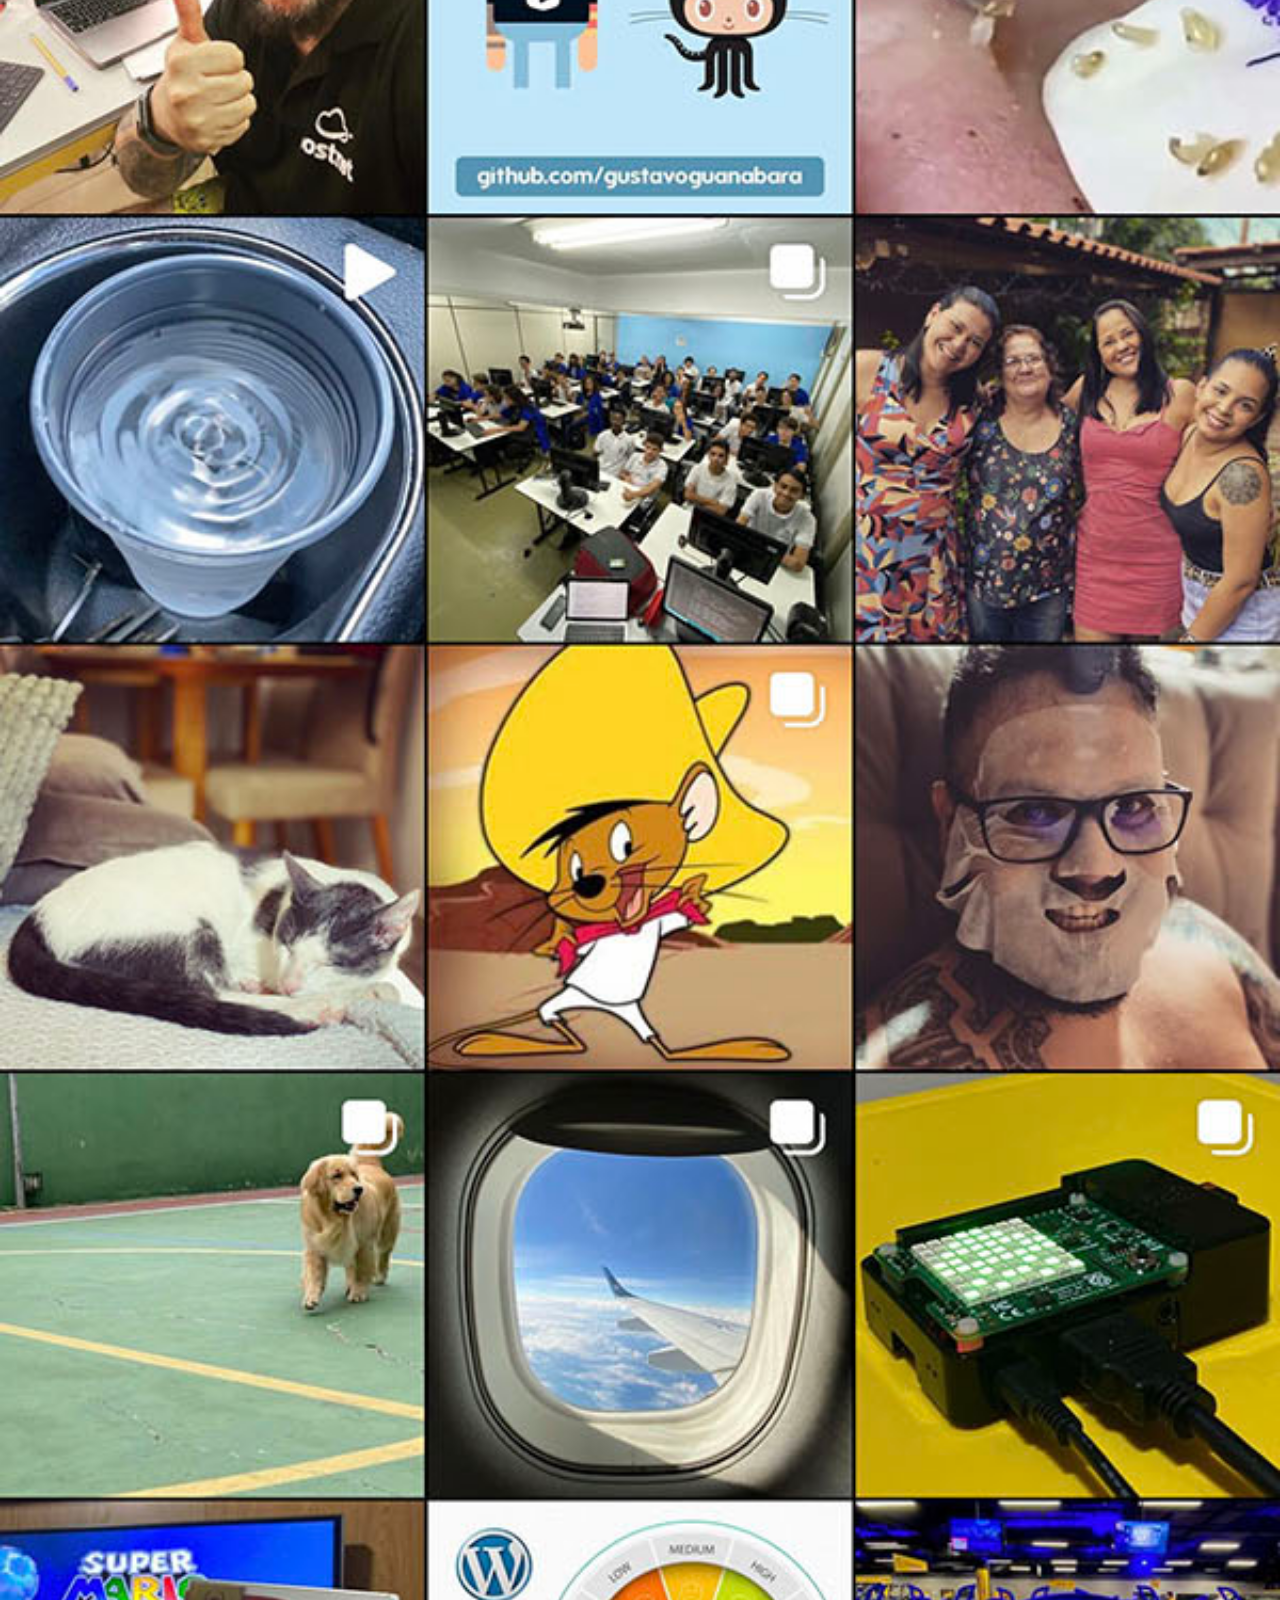
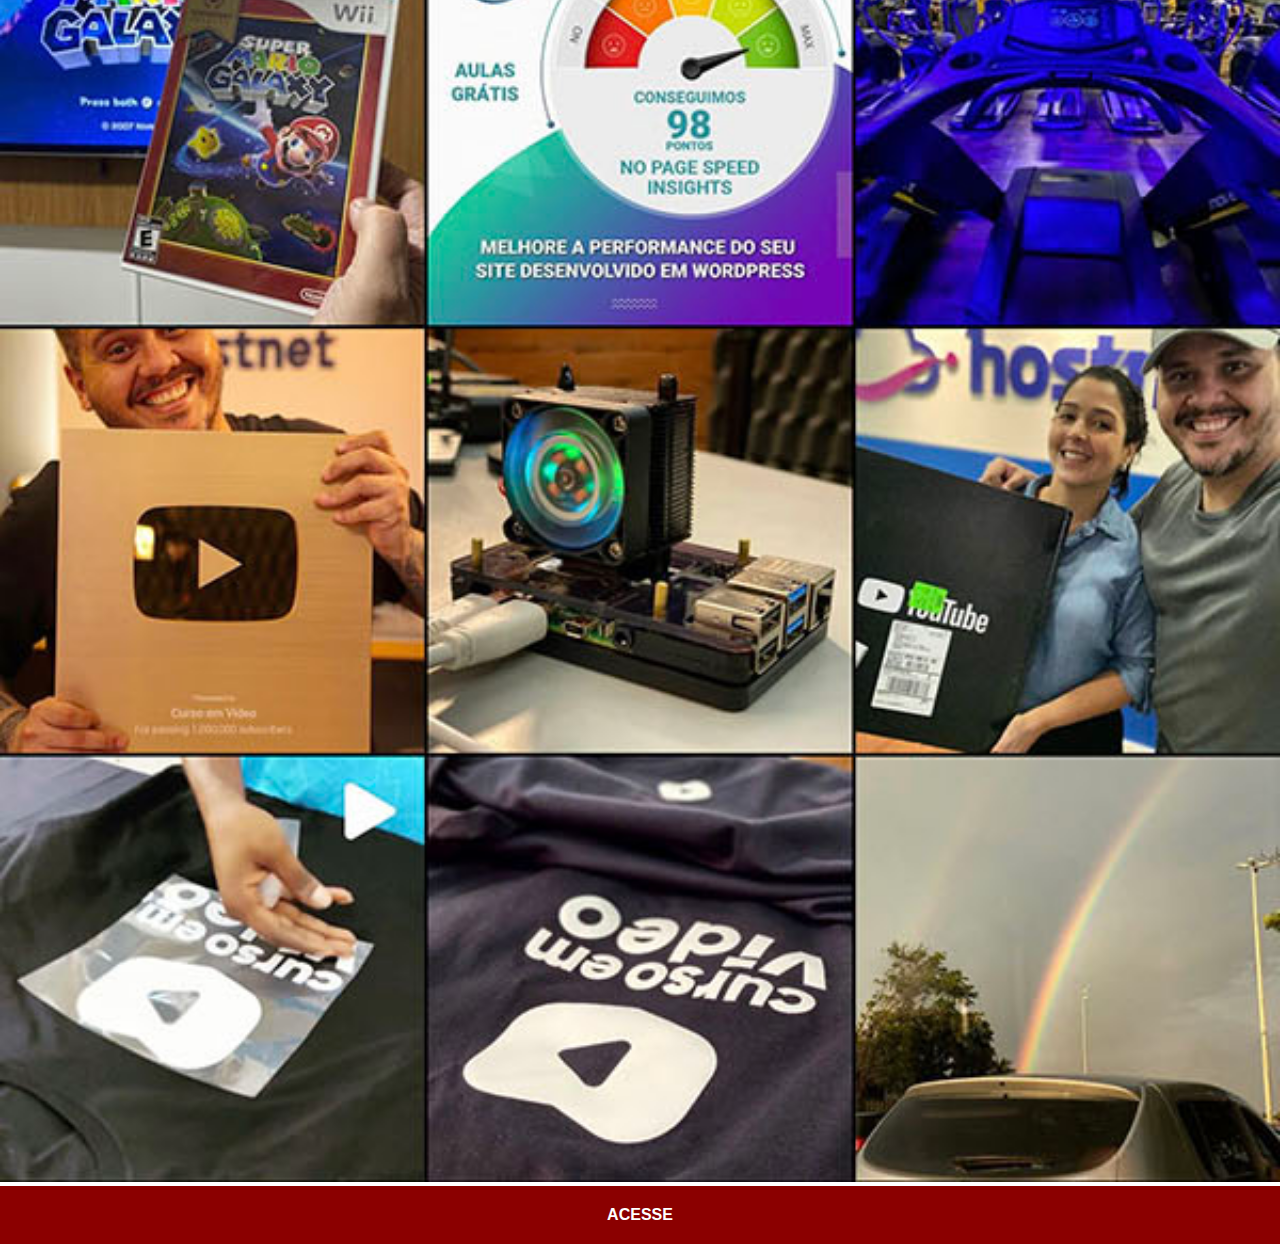
<file: instagram.html>
<!DOCTYPE html>
<html lang="pt-br">
<head>
    <meta charset="UTF-8">
    <meta name="viewport" content="width=device-width, initial-scale=1.0">
    <title>Instagram</title>
    <link rel="stylesheet" href="estilos/social.css">
</head>
<body>
    <img src="imagens/tela-instagram.jpg" alt="Instagram">
    <a href="https://www.instagram.com/gustavoguanabara/" target="_blank">ACESSE</a>
</body>
</html>
</file>
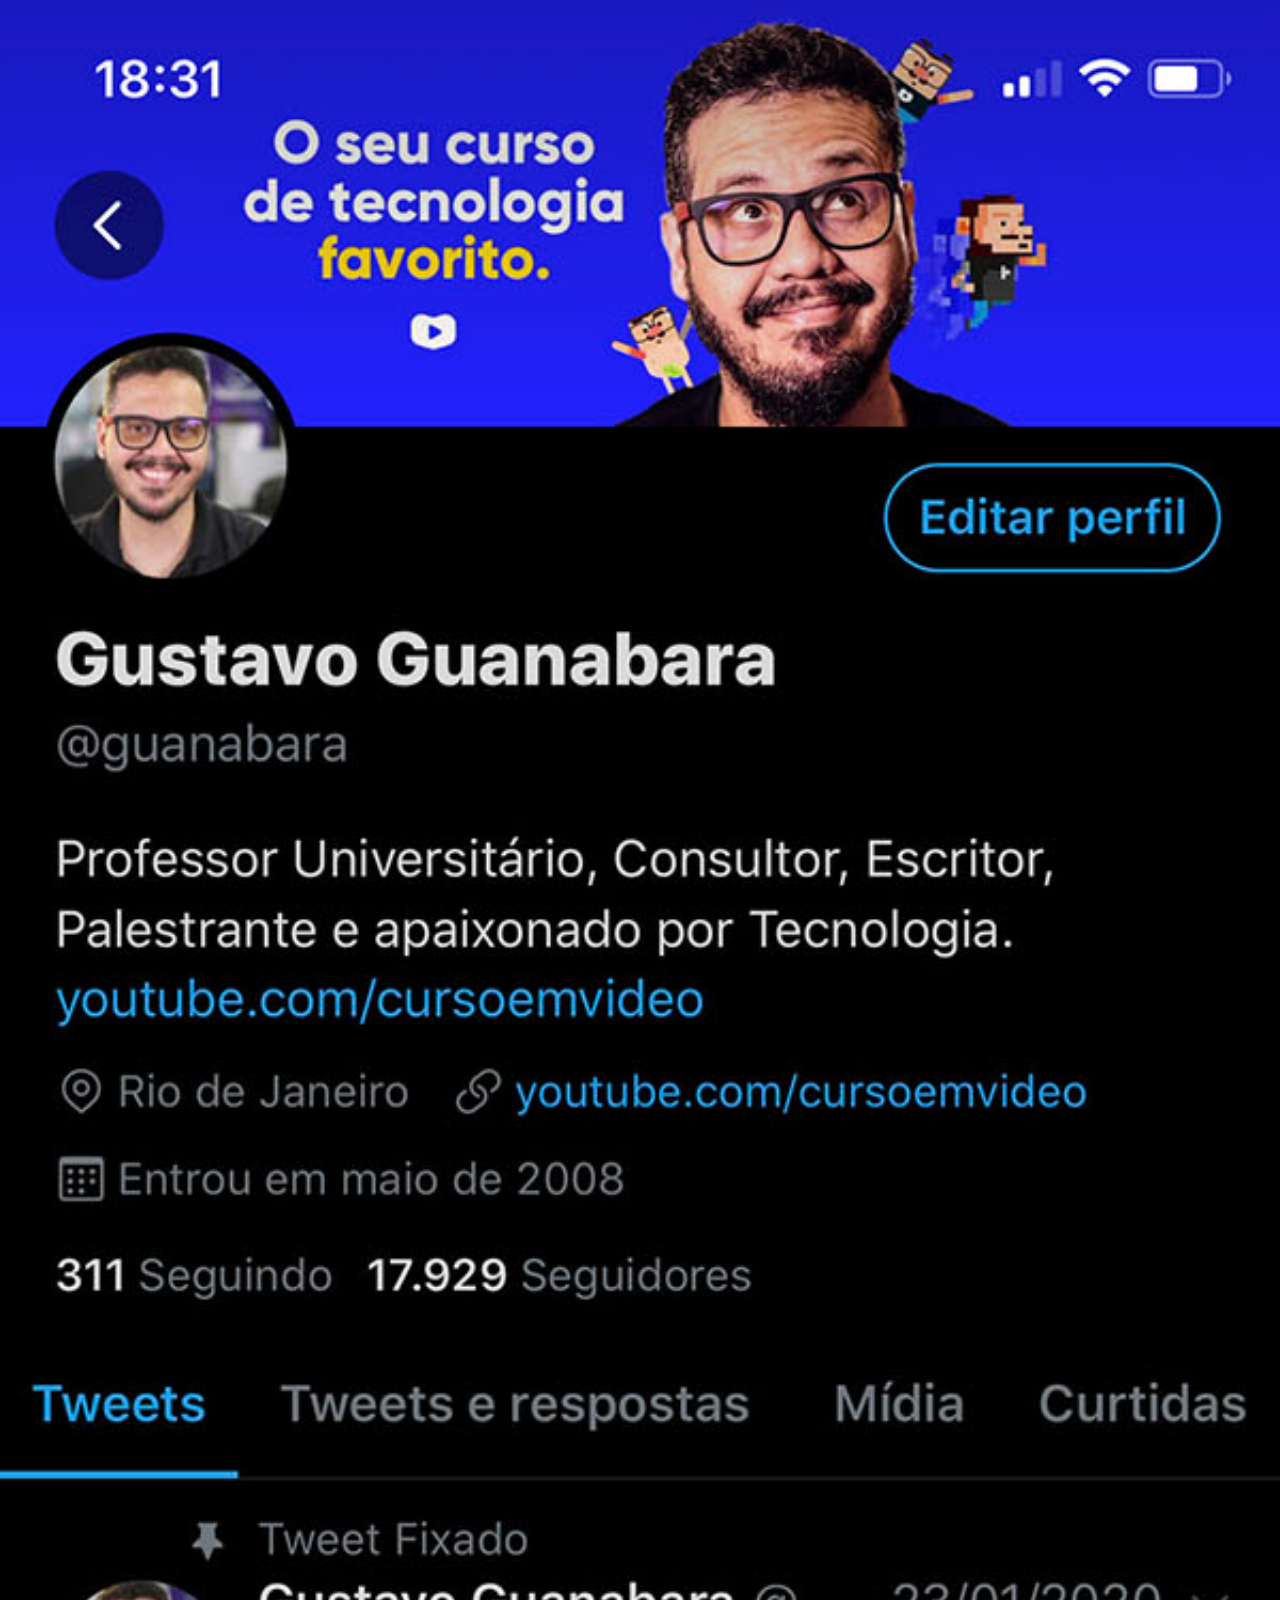
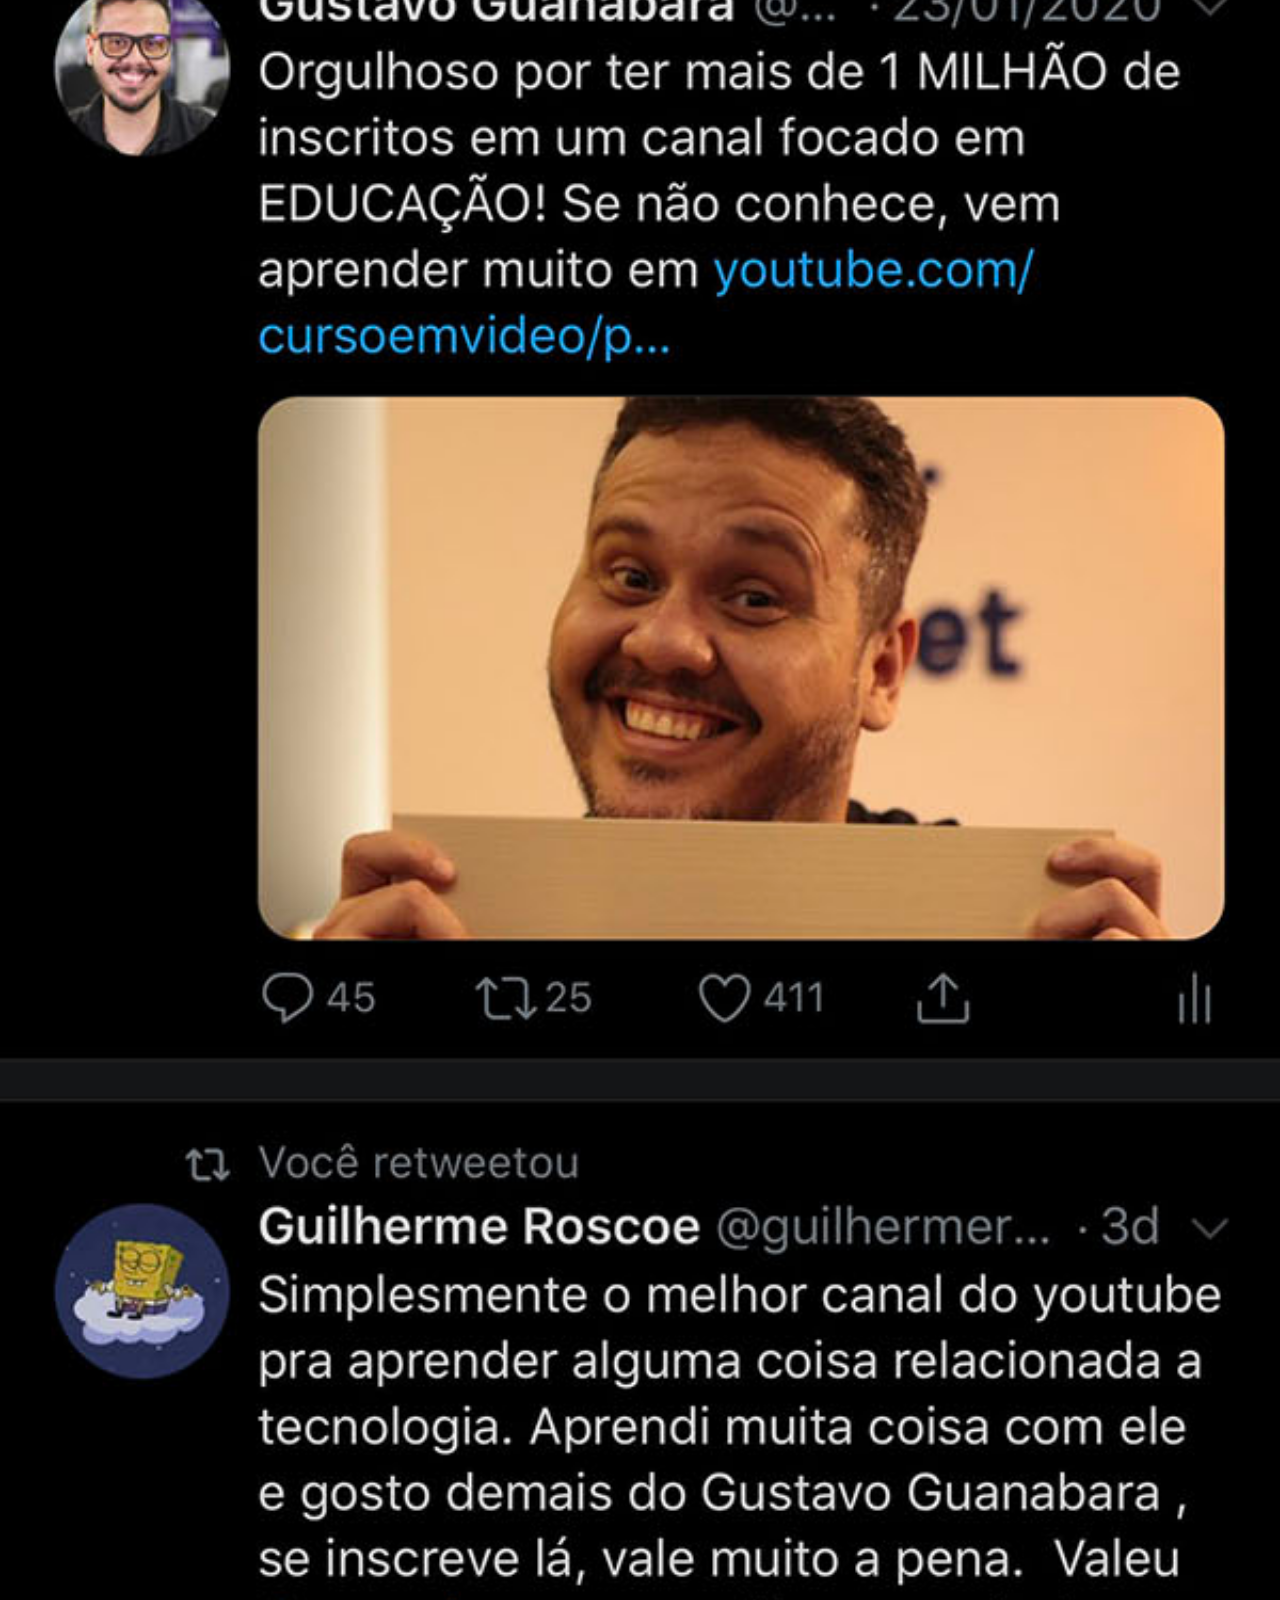
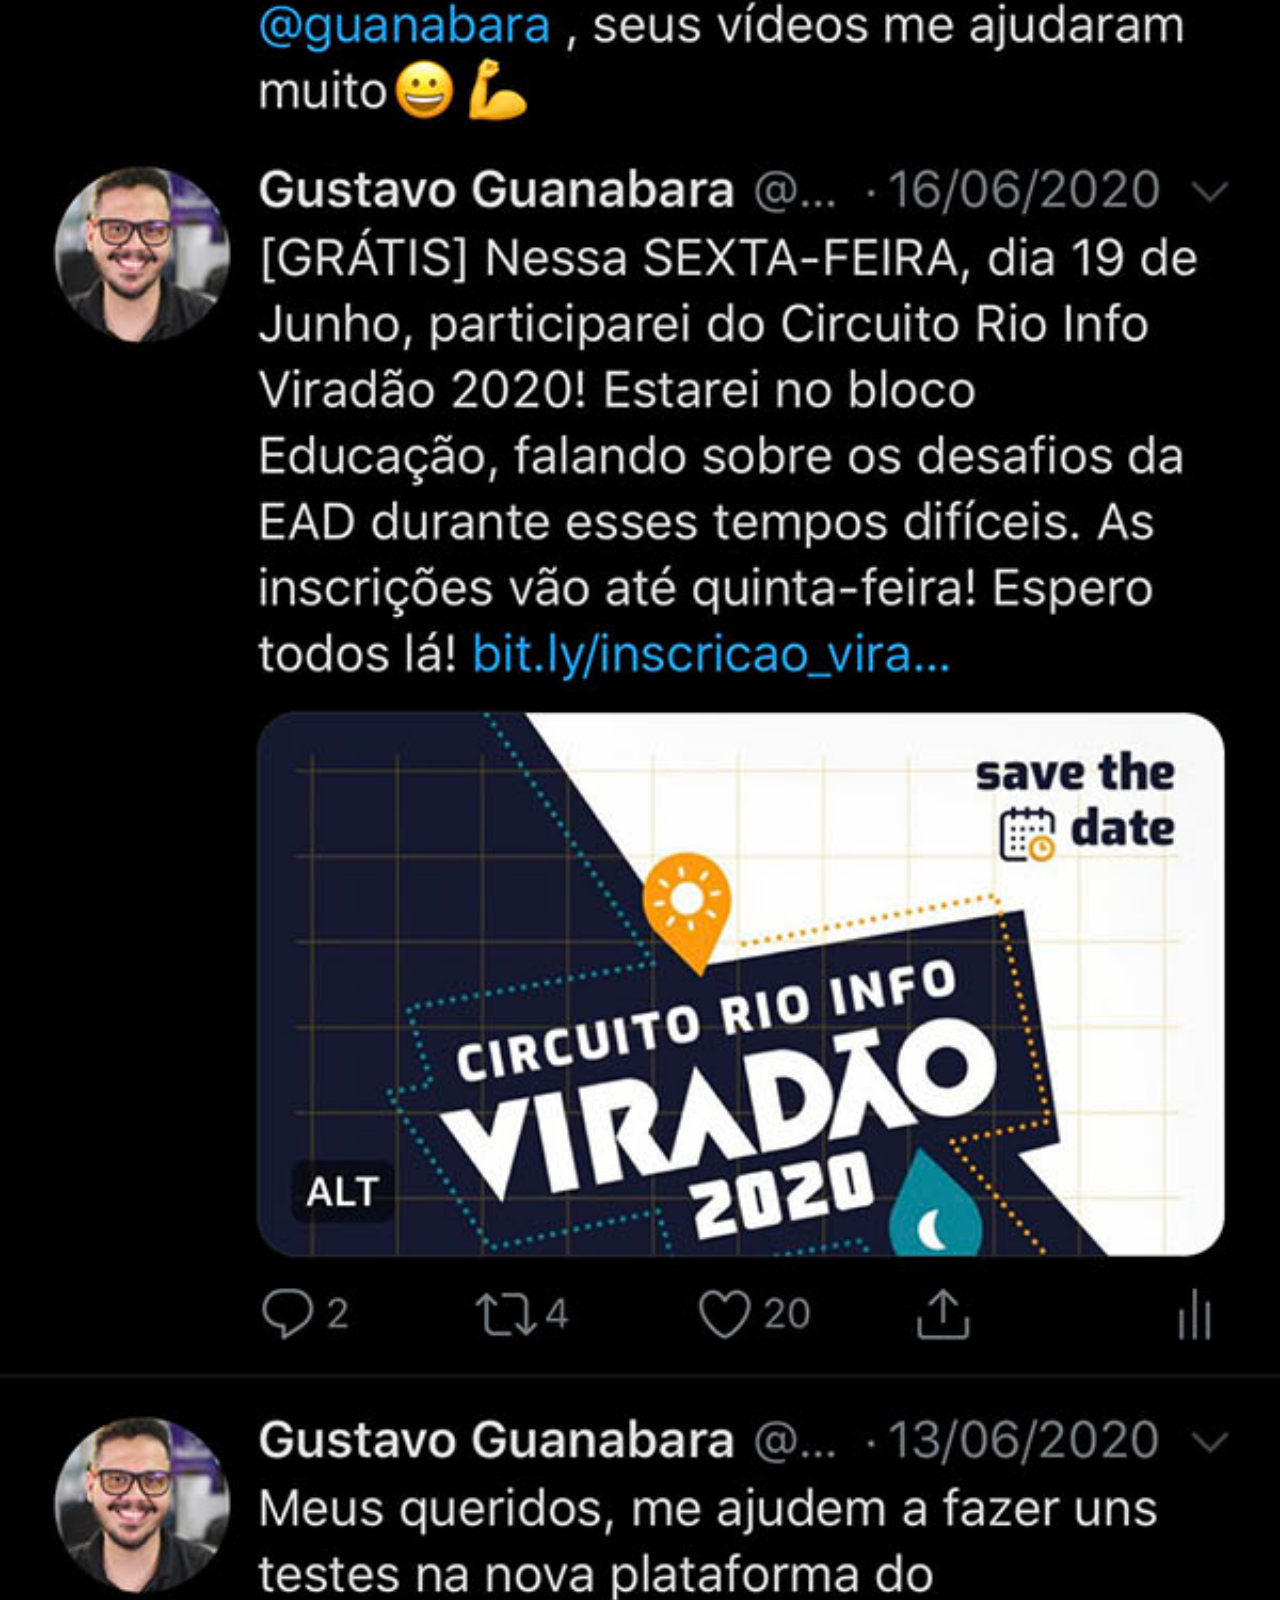
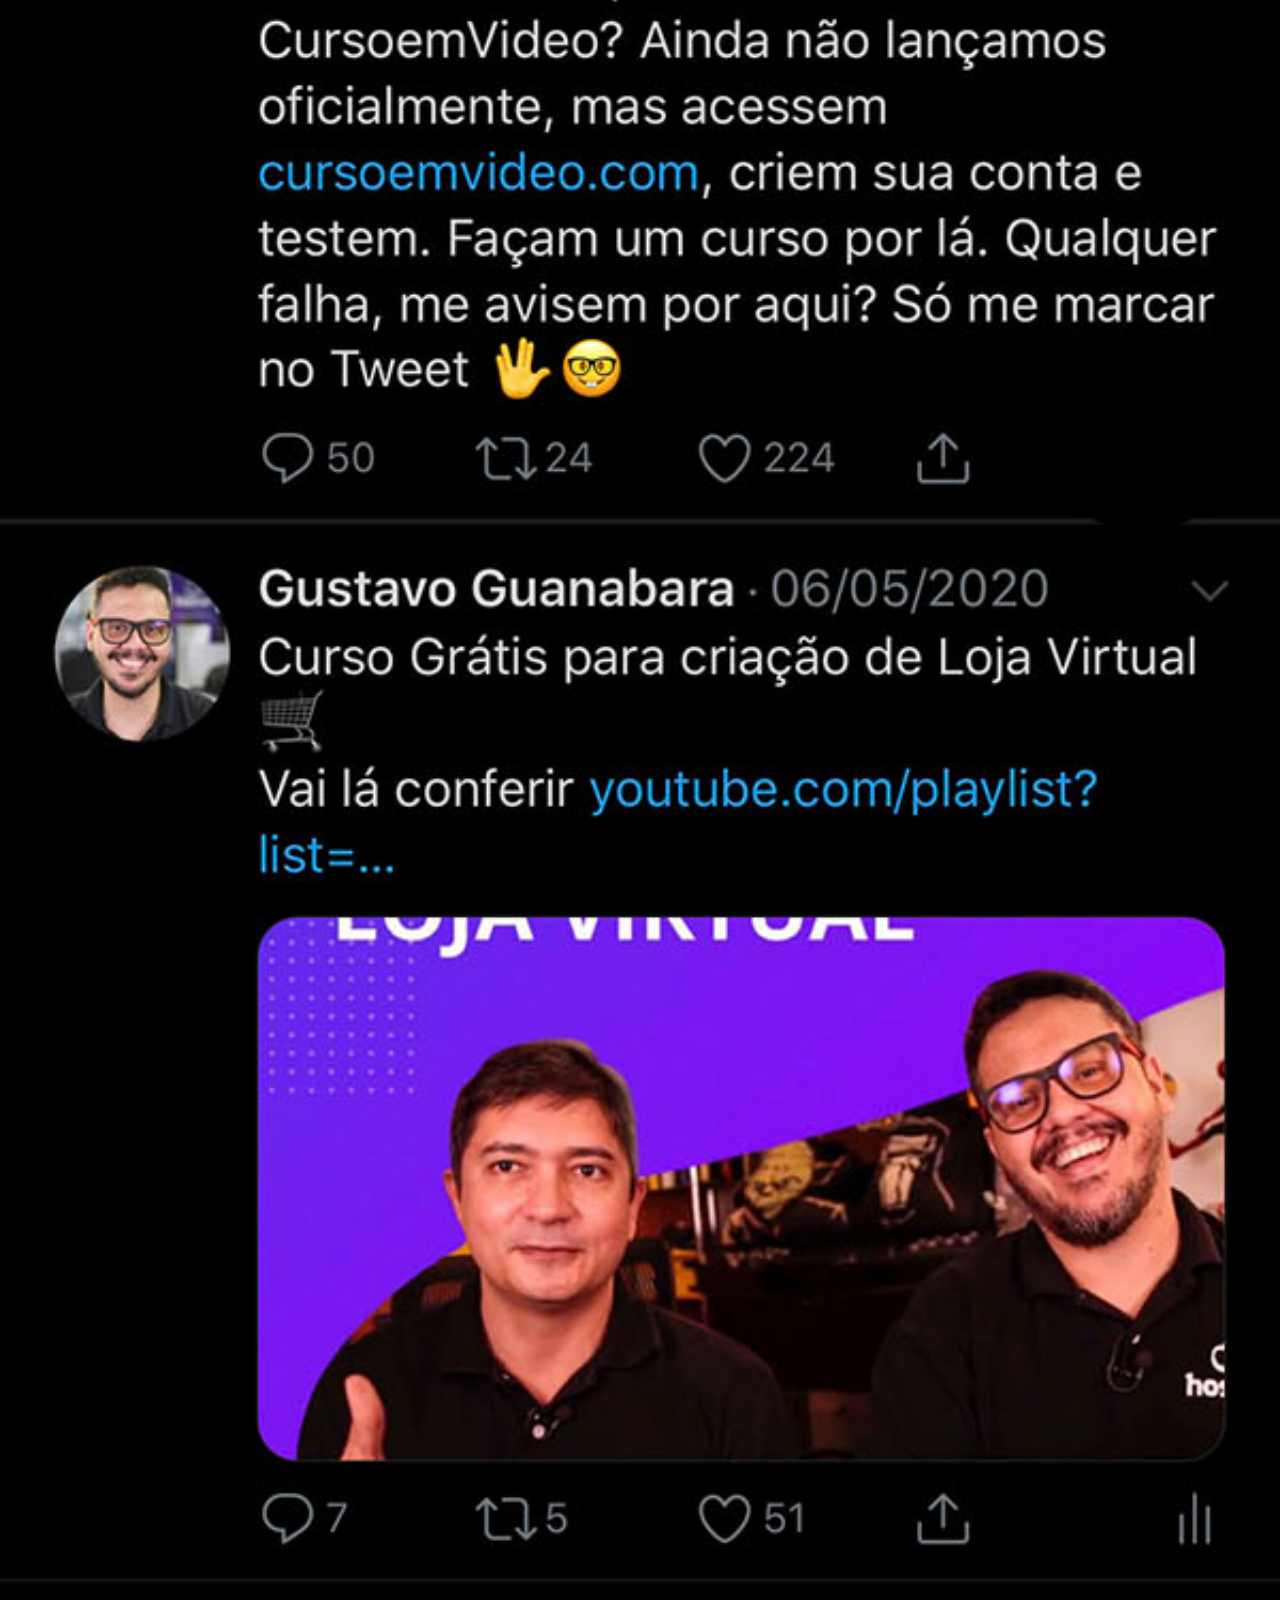
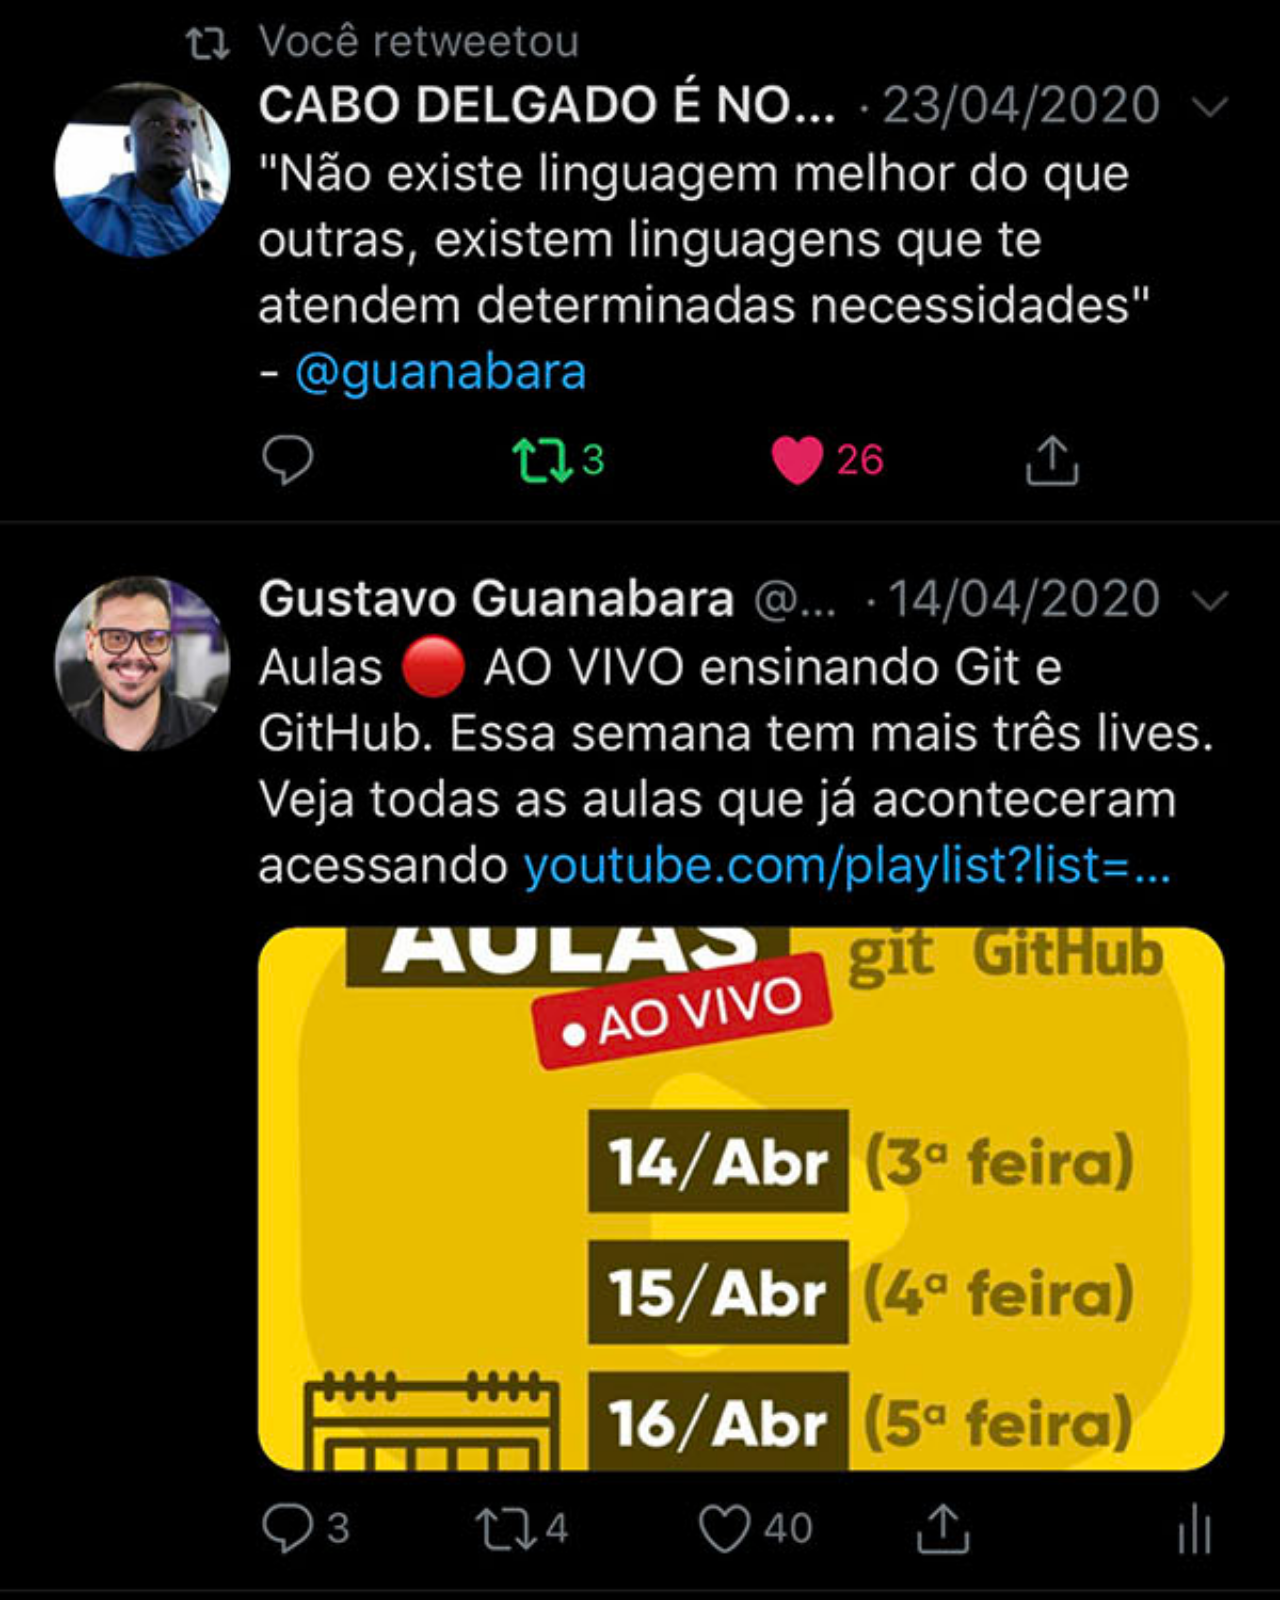
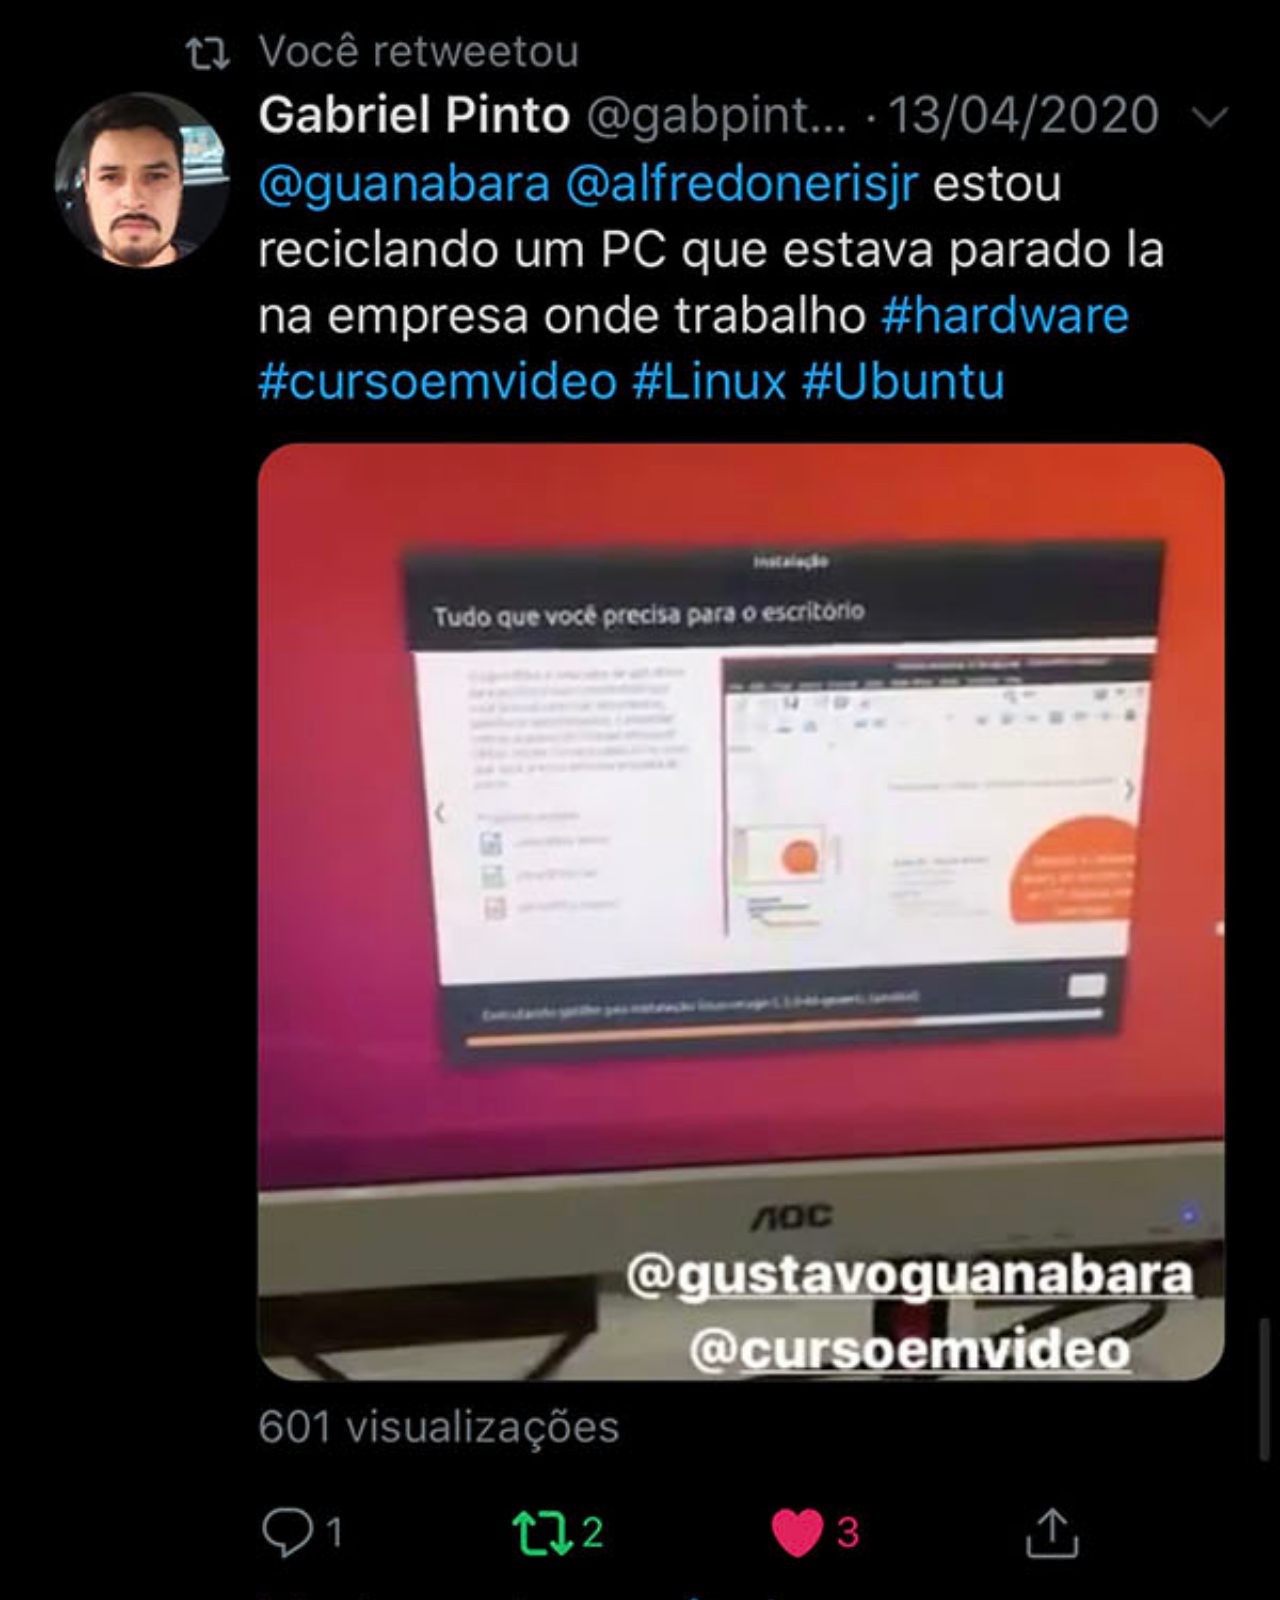
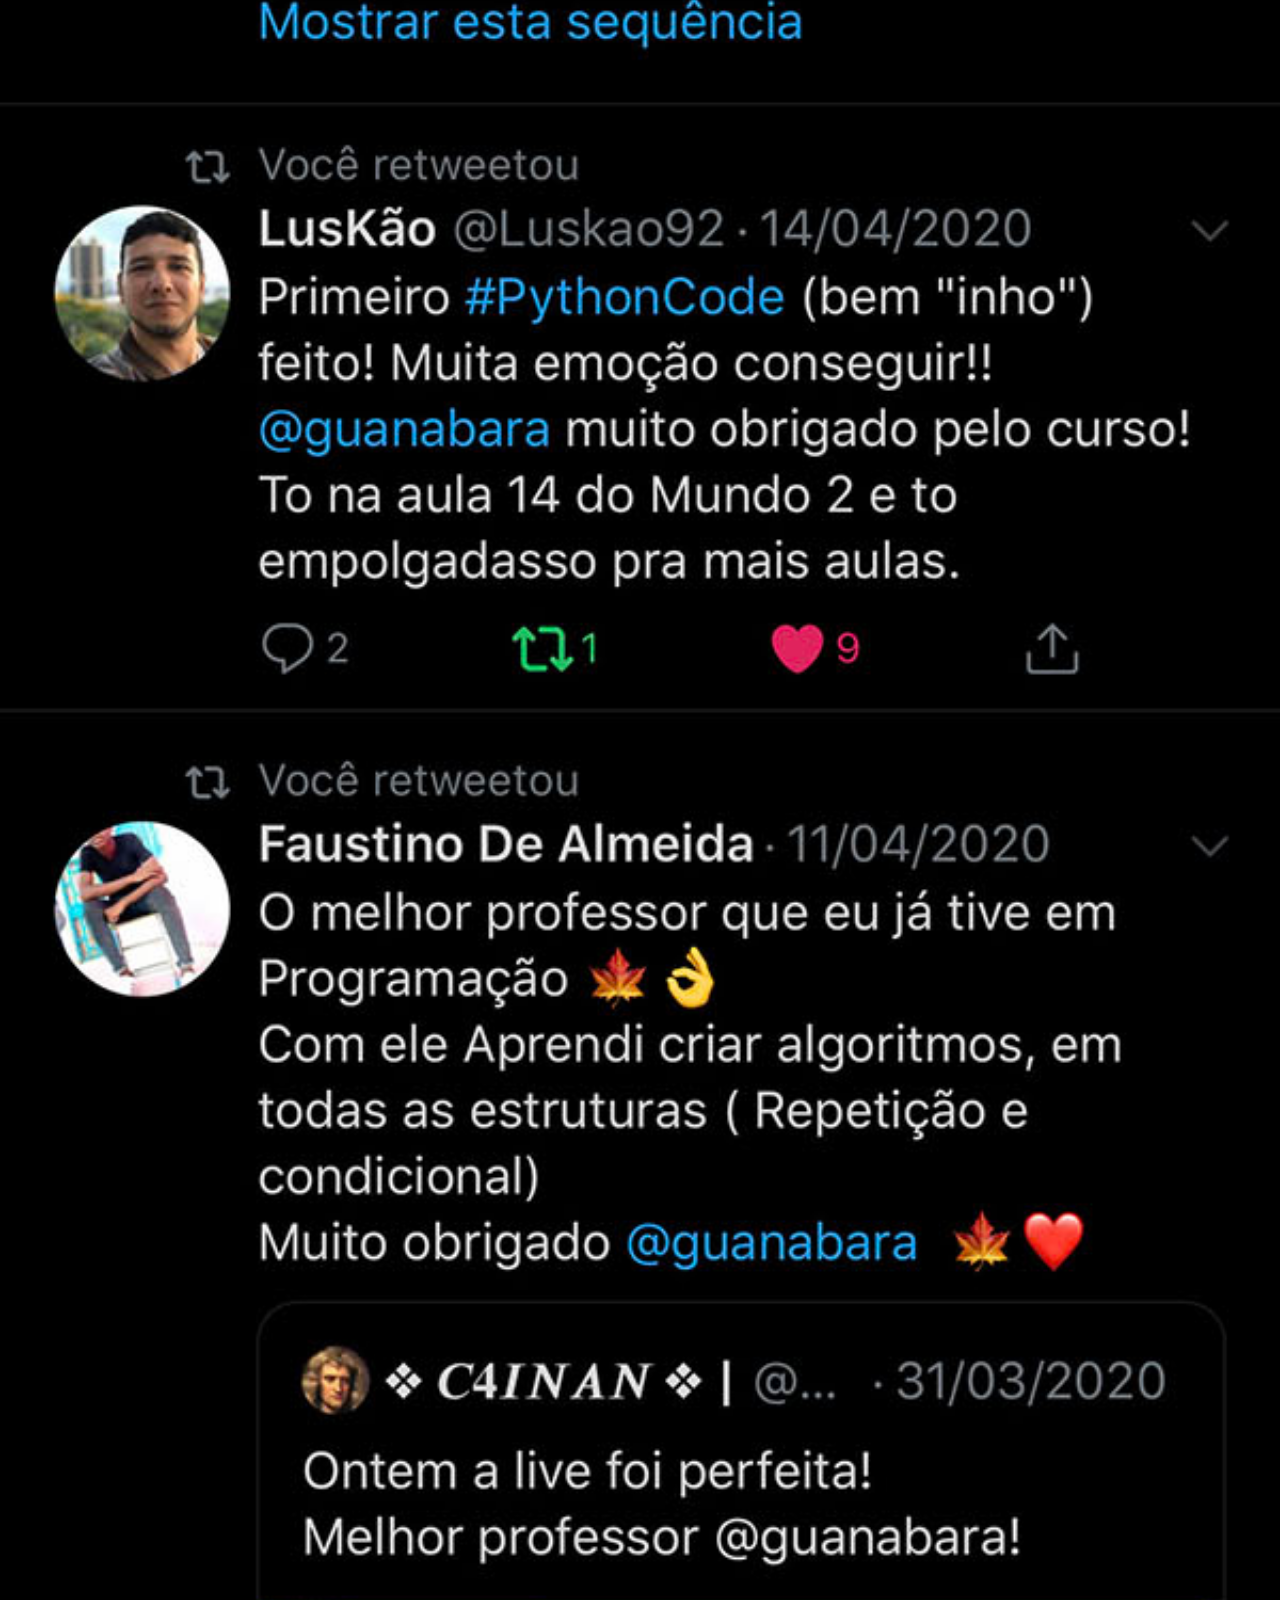
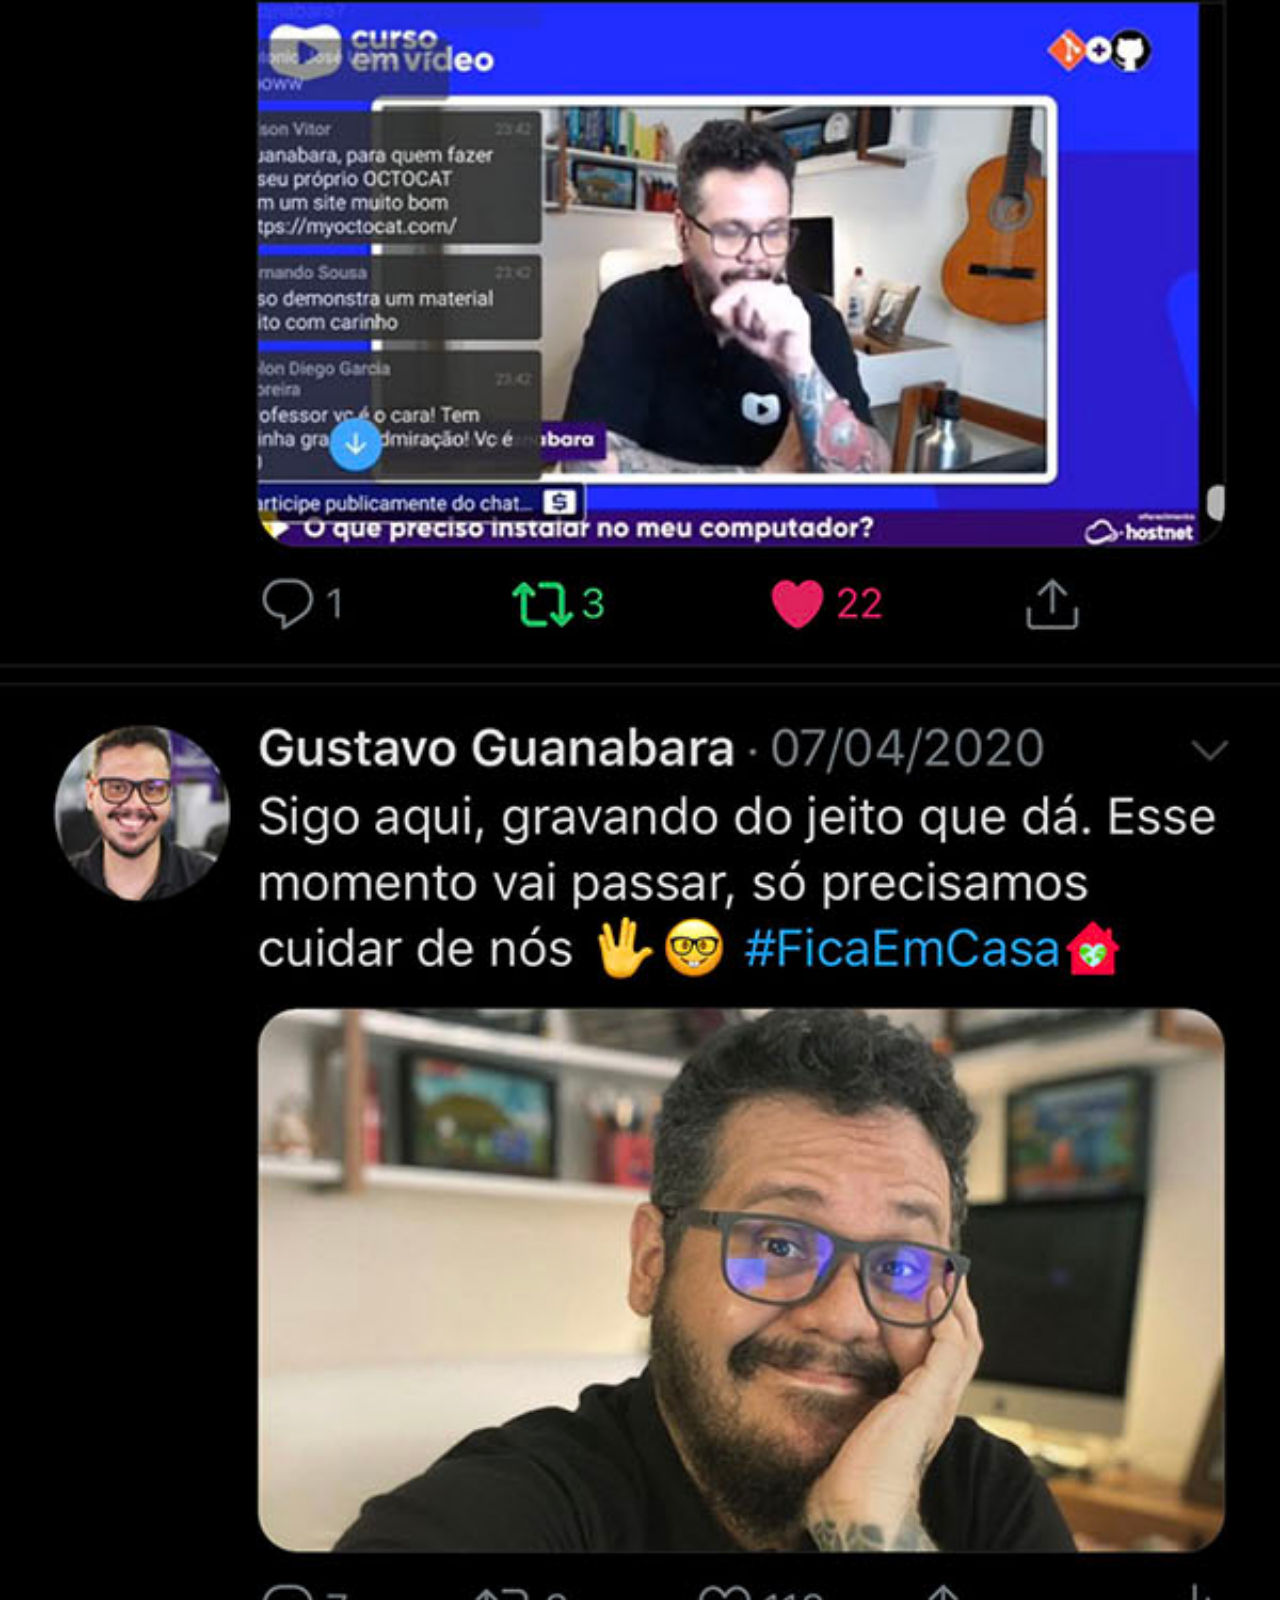
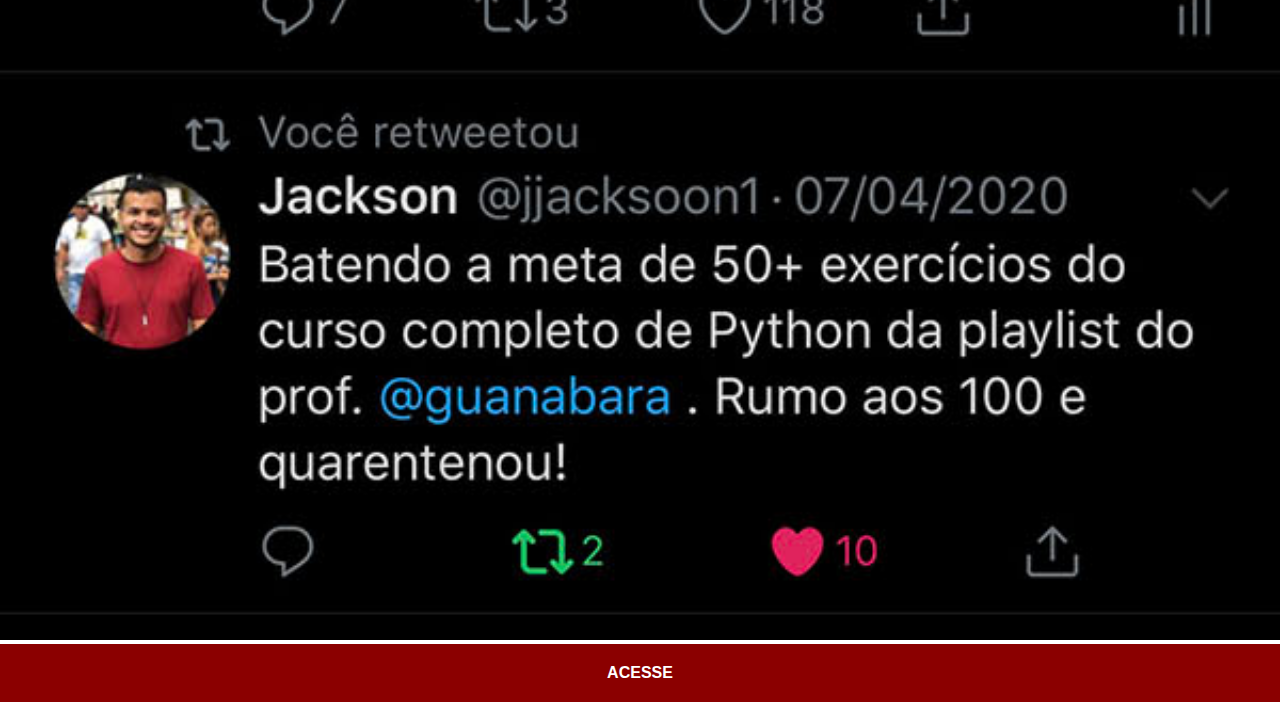
<file: twitter.html>
<!DOCTYPE html>
<html lang="pt-br">
<head>
    <meta charset="UTF-8">
    <meta name="viewport" content="width=device-width, initial-scale=1.0">
    <title>Twitter</title>
    <link rel="stylesheet" href="estilos/social.css">
</head>
<body>
    <img src="imagens/tela-twitter.jpg" alt="Twitter">
    <a href="https://twitter.com/gustavoguanabara" target="_blank">ACESSE</a>
</body>
</html>
</file>
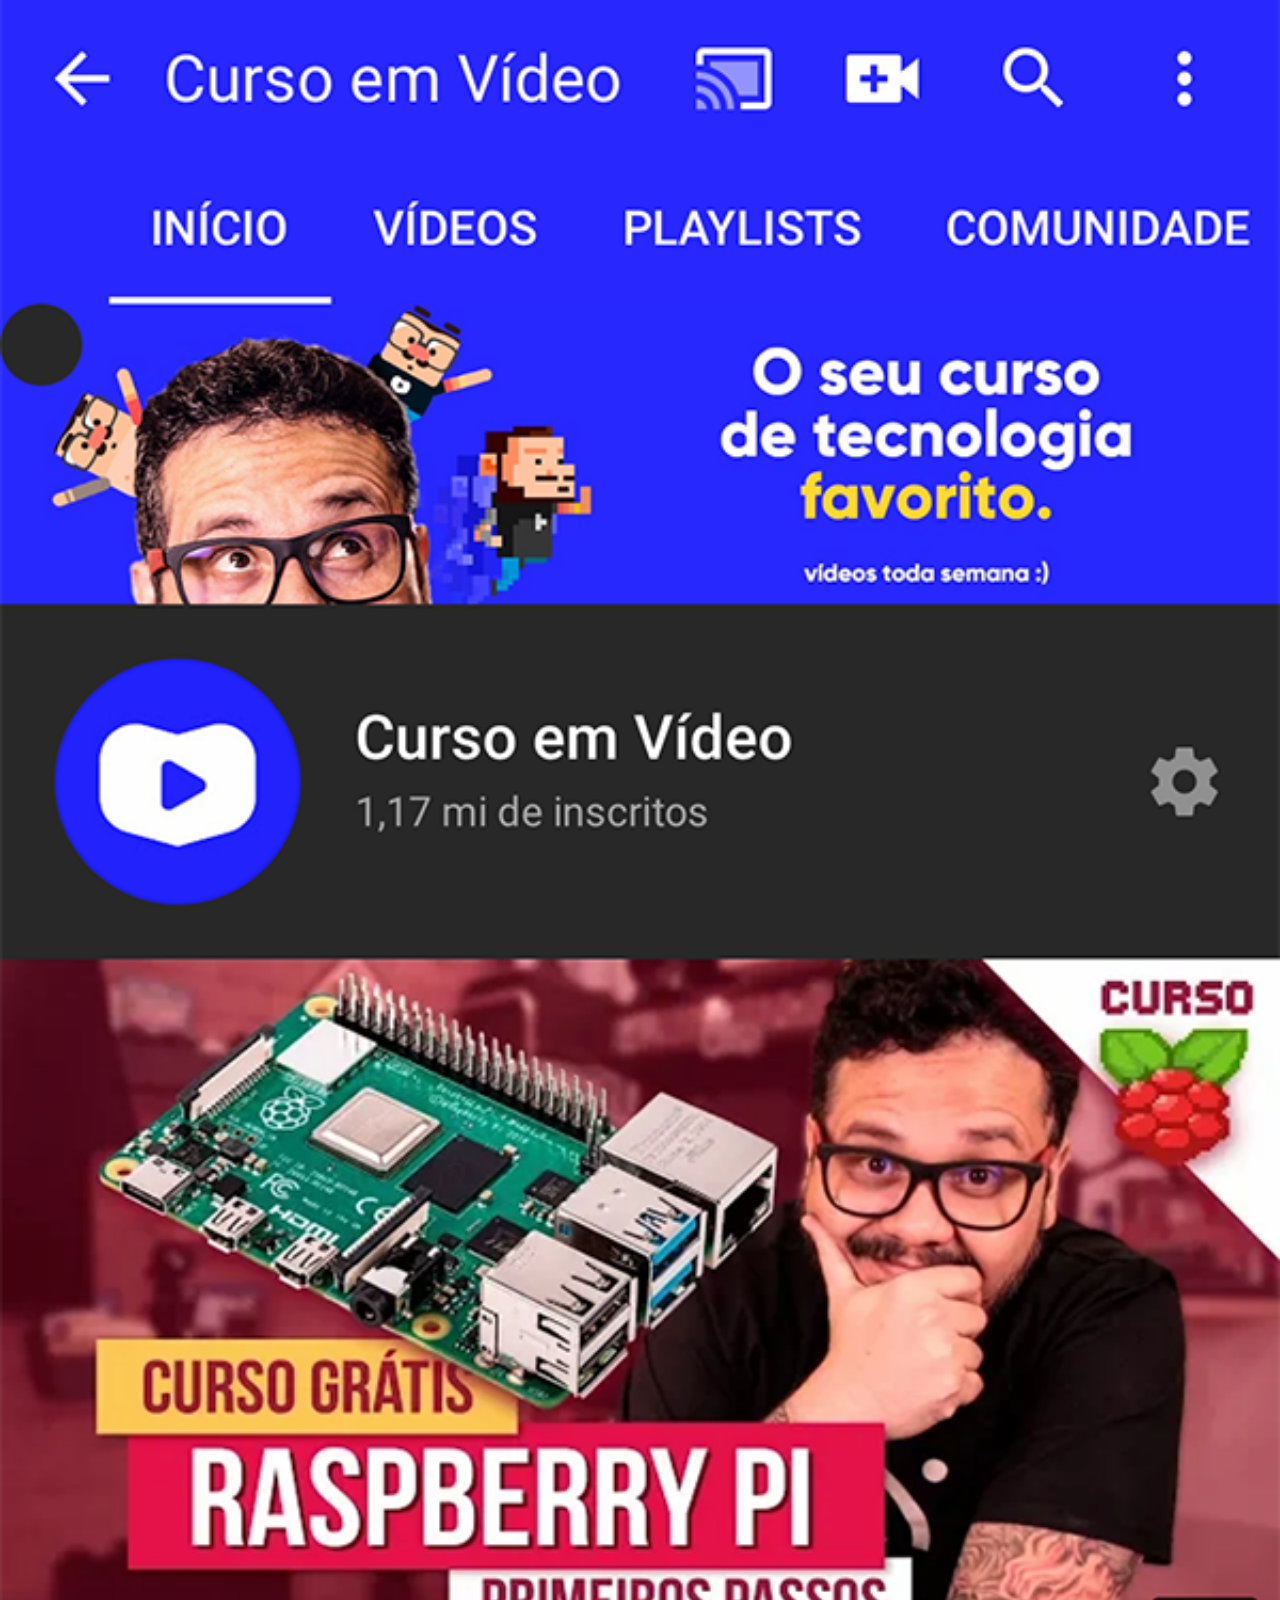
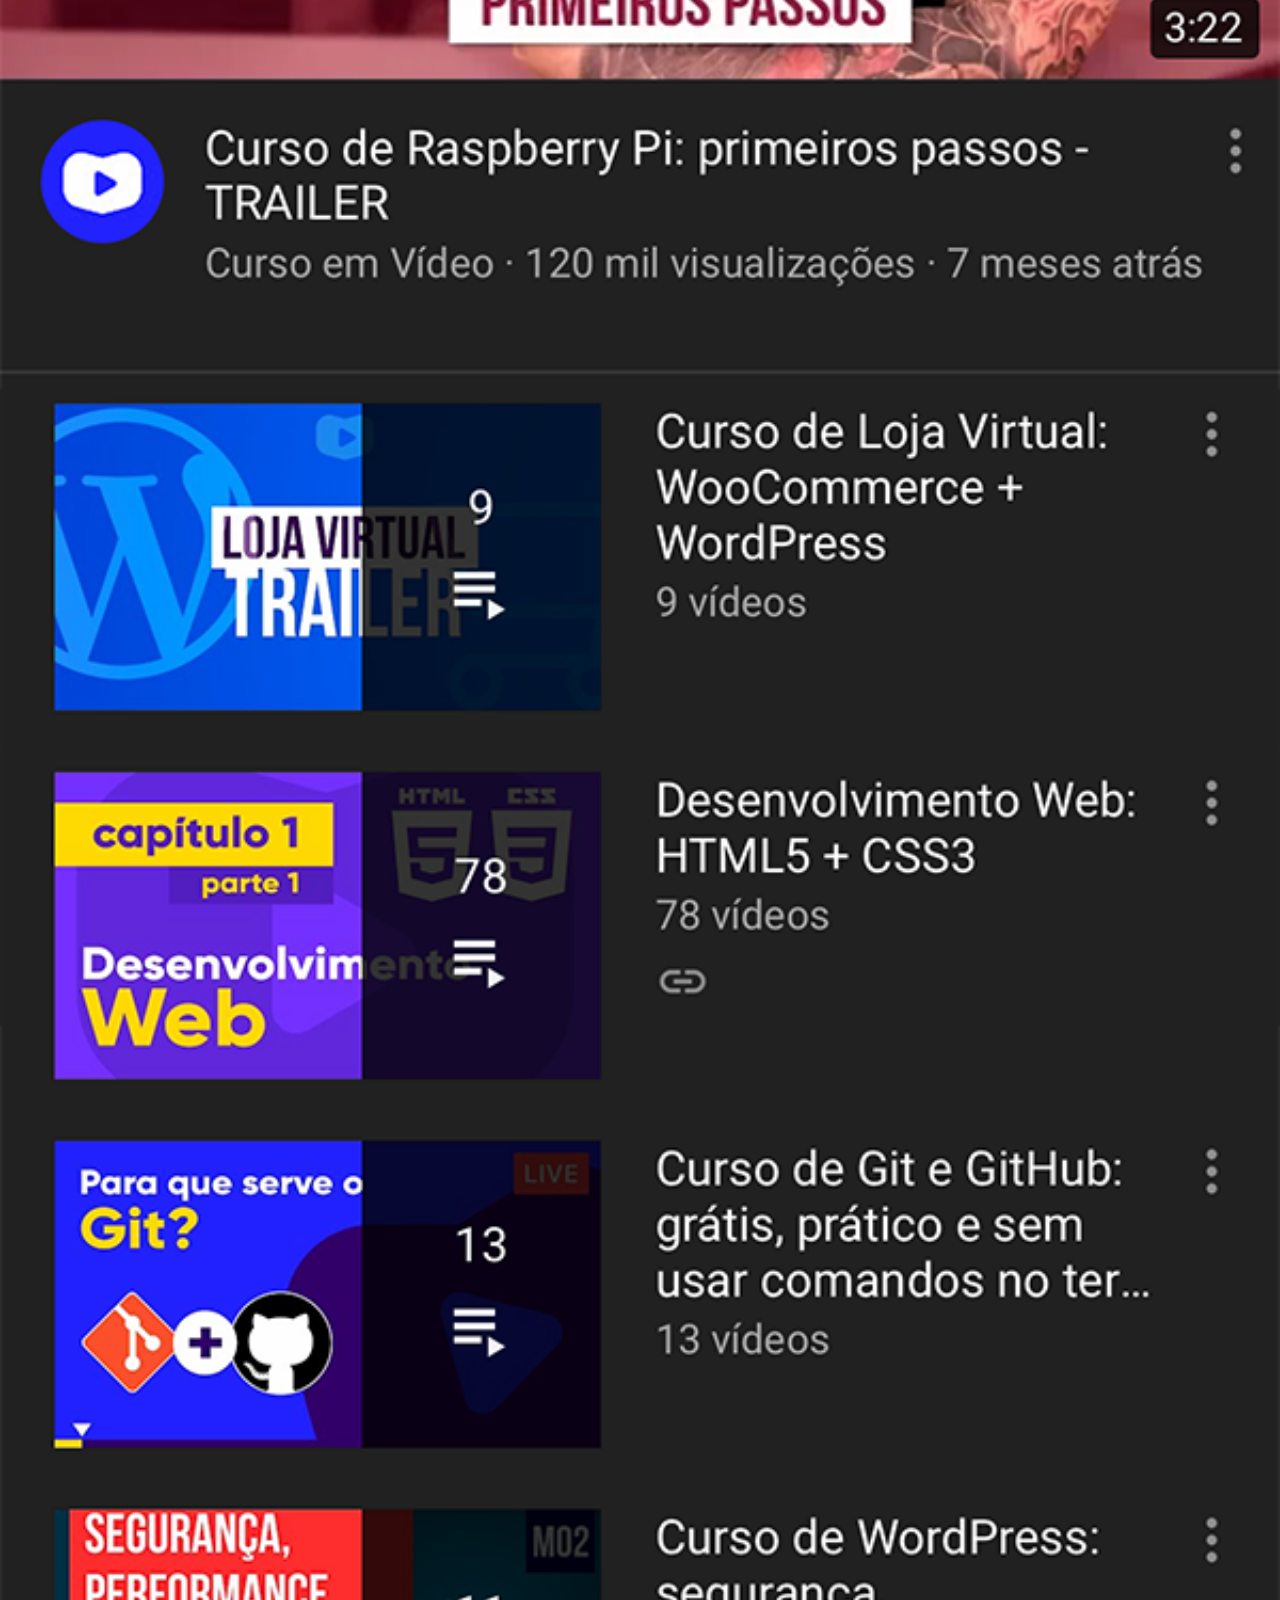
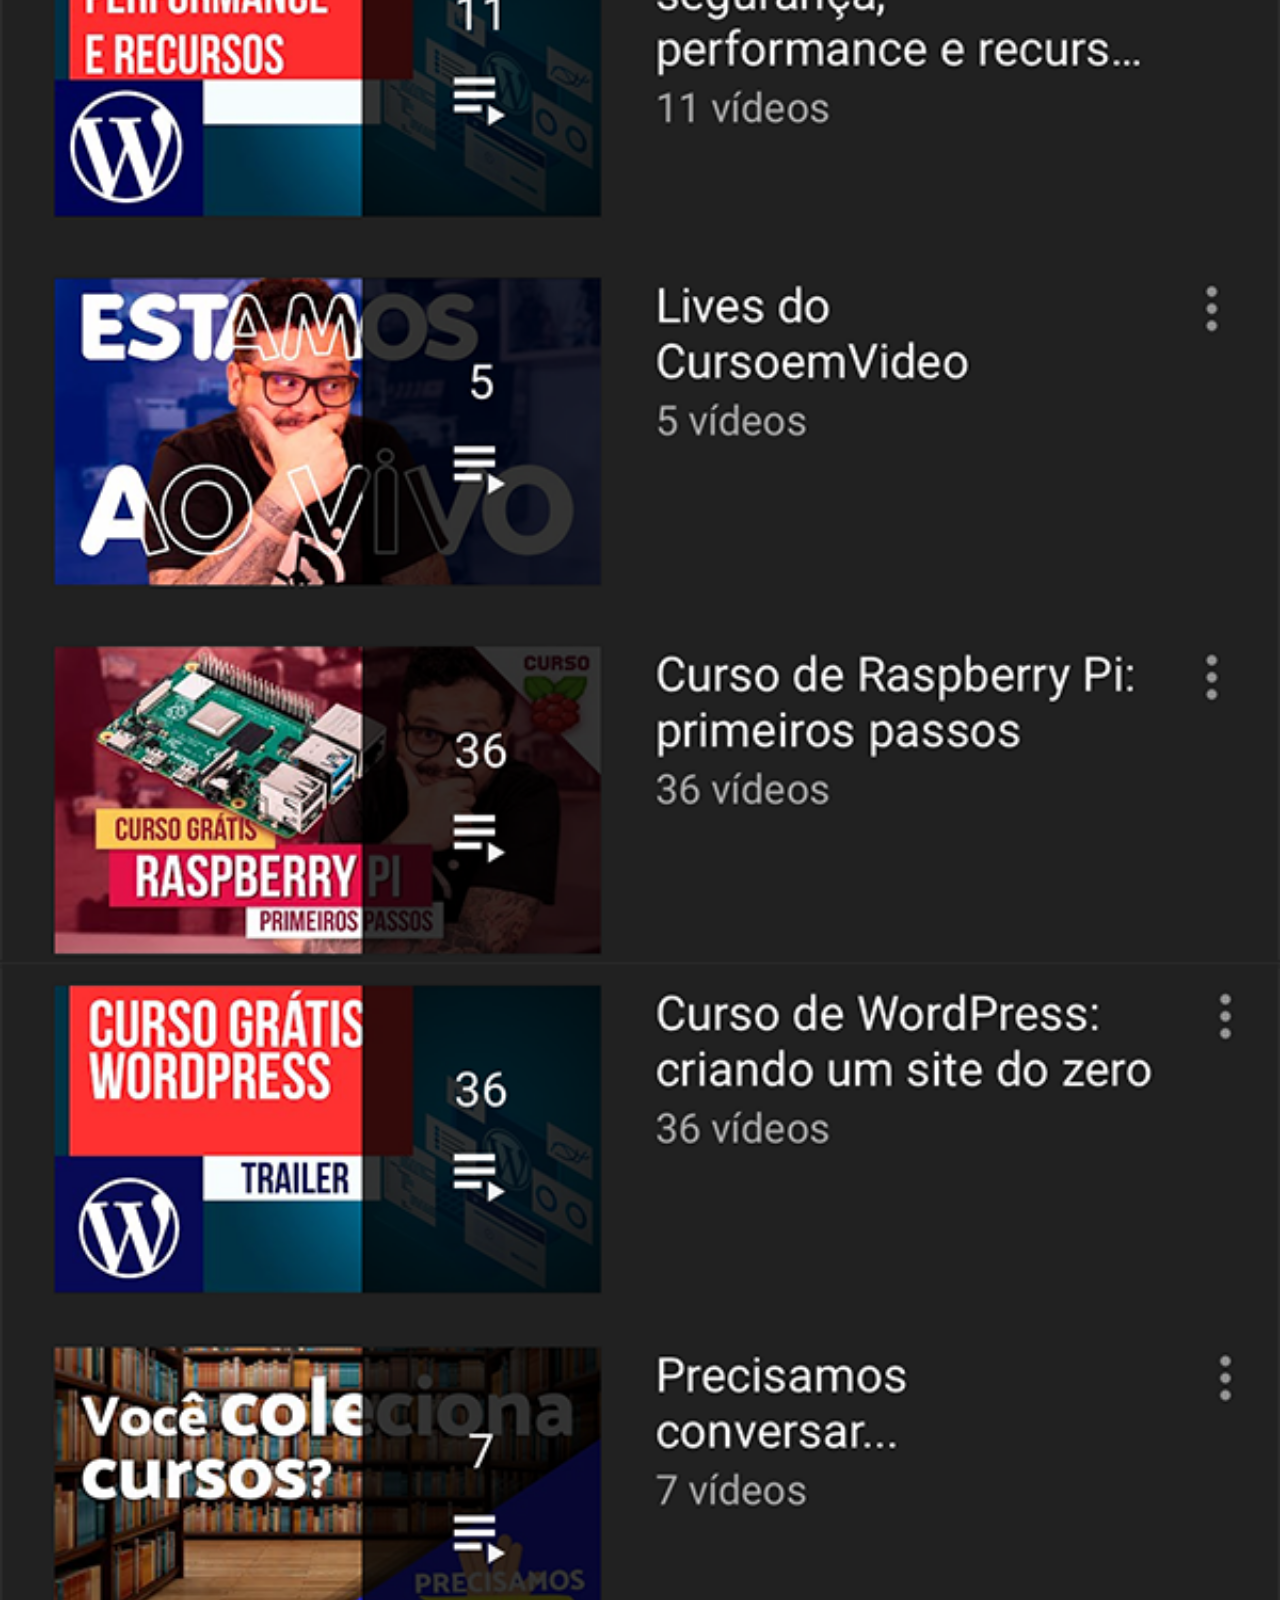
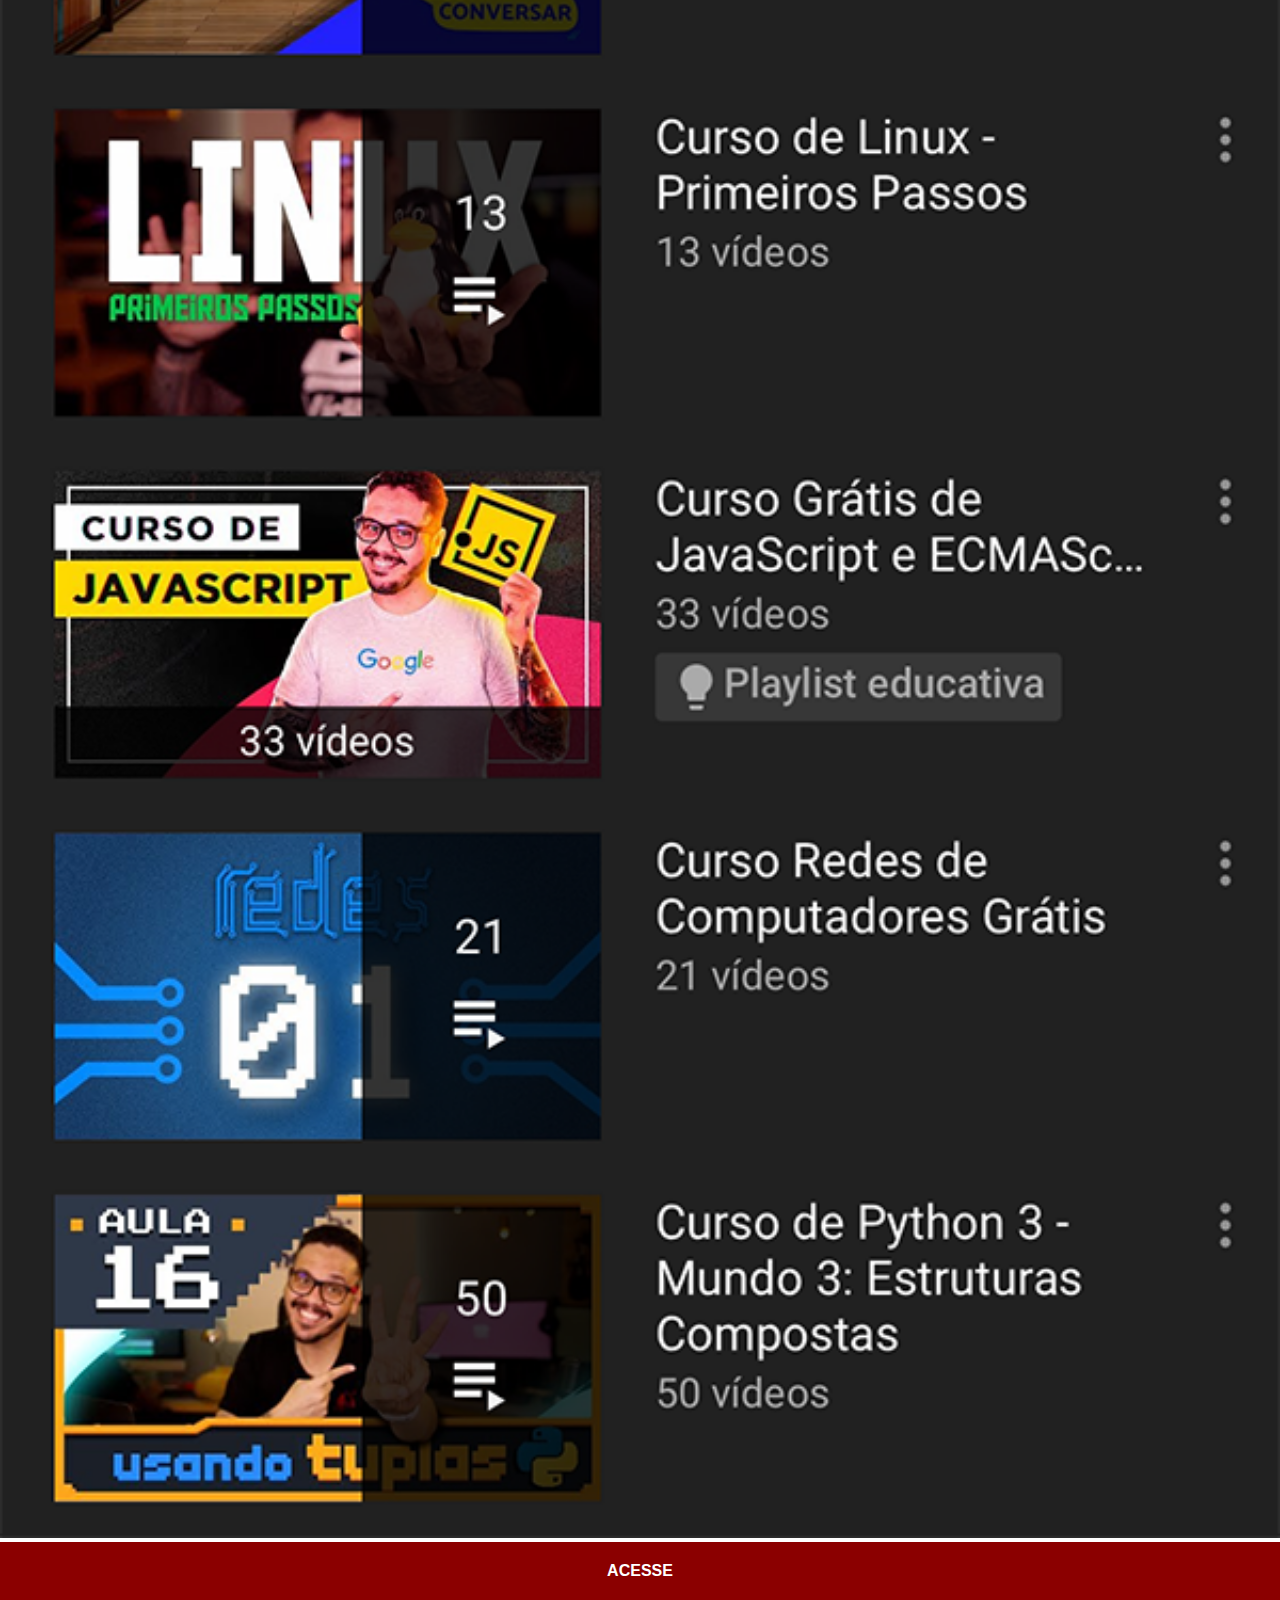
<file: youtube.html>
<!DOCTYPE html>
<html lang="pt-br">
<head>
    <meta charset="UTF-8">
    <meta name="viewport" content="width=device-width, initial-scale=1.0">
    <title>YouTube</title>
    <link rel="stylesheet" href="estilos/social.css">
</head>
<body>
    <img src="imagens/tela-youtube.png" alt="YouTube">
    <a href="https://www.youtube.com/user/cursosemvideo/playlists" target="_blank">ACESSE</a>
</body>
</html>
</file>
<file: estilos/style.css>
@charset "UTF-8";

* {
    margin: 0px;
    padding: 0px;
    font-family: Arial, Helvetica, sans-serif;
}

html, body {
    height: 100vh;
    width: 100vw;
    background-color: black;
}

body {
    background: url('../imagens/fundo-madeira.jpg') no-repeat top center;
    background-size: cover;
    background-attachment: fixed;
}

main {
    position: relative;
    height: 100vh;
}

section#telefone {
    position: absolute;
    top: 50%;
    left: 50%;
    transform: translate(-50%, -50%);

    height: 627px;
    width: 311px;
    background: url('../imagens/frame-iphone.png') no-repeat;
}

iframe#tela {
    position: relative;
    top: 80px;
    left: 22px;
    width: 267px;
    height: 471px;
}

section#redes-sociais {
    text-align: right;
}

section#redes-sociais img {
    width: 50px;
    margin: 10px;
    border-radius: 50%;
    box-shadow: 2px 2px 5px rgb(0, 0, 0, 0.400);
    box-sizing: border-box;
}

section#redes-sociais img:hover {
    border: 2px solid rgba(255, 255, 255, 0.637);
    transform: translate(-3px, -3px);
    box-shadow: 5px 5px 10px rgb(0, 0, 0, 0.623);
    transition: transform 0.3s, border 0.5s;
}
</file>
<file: estilos/social.css>
@charset "UTF-8";


* {
    margin: 0px;
    padding: 0px;
    font-family: Arial, Helvetica, sans-serif;
}

::-webkit-scrollbar { 
    width: 0px;
    height: 0px;
}

img {
    width: 100vw;
}
a {
    display: block;
    background-color: darkred;
    color: white;
    padding: 20px;
    text-align: center;
    font-weight: bolder;
    text-decoration: none;

}

a:hover {
    background-color: red;
}
</file>
